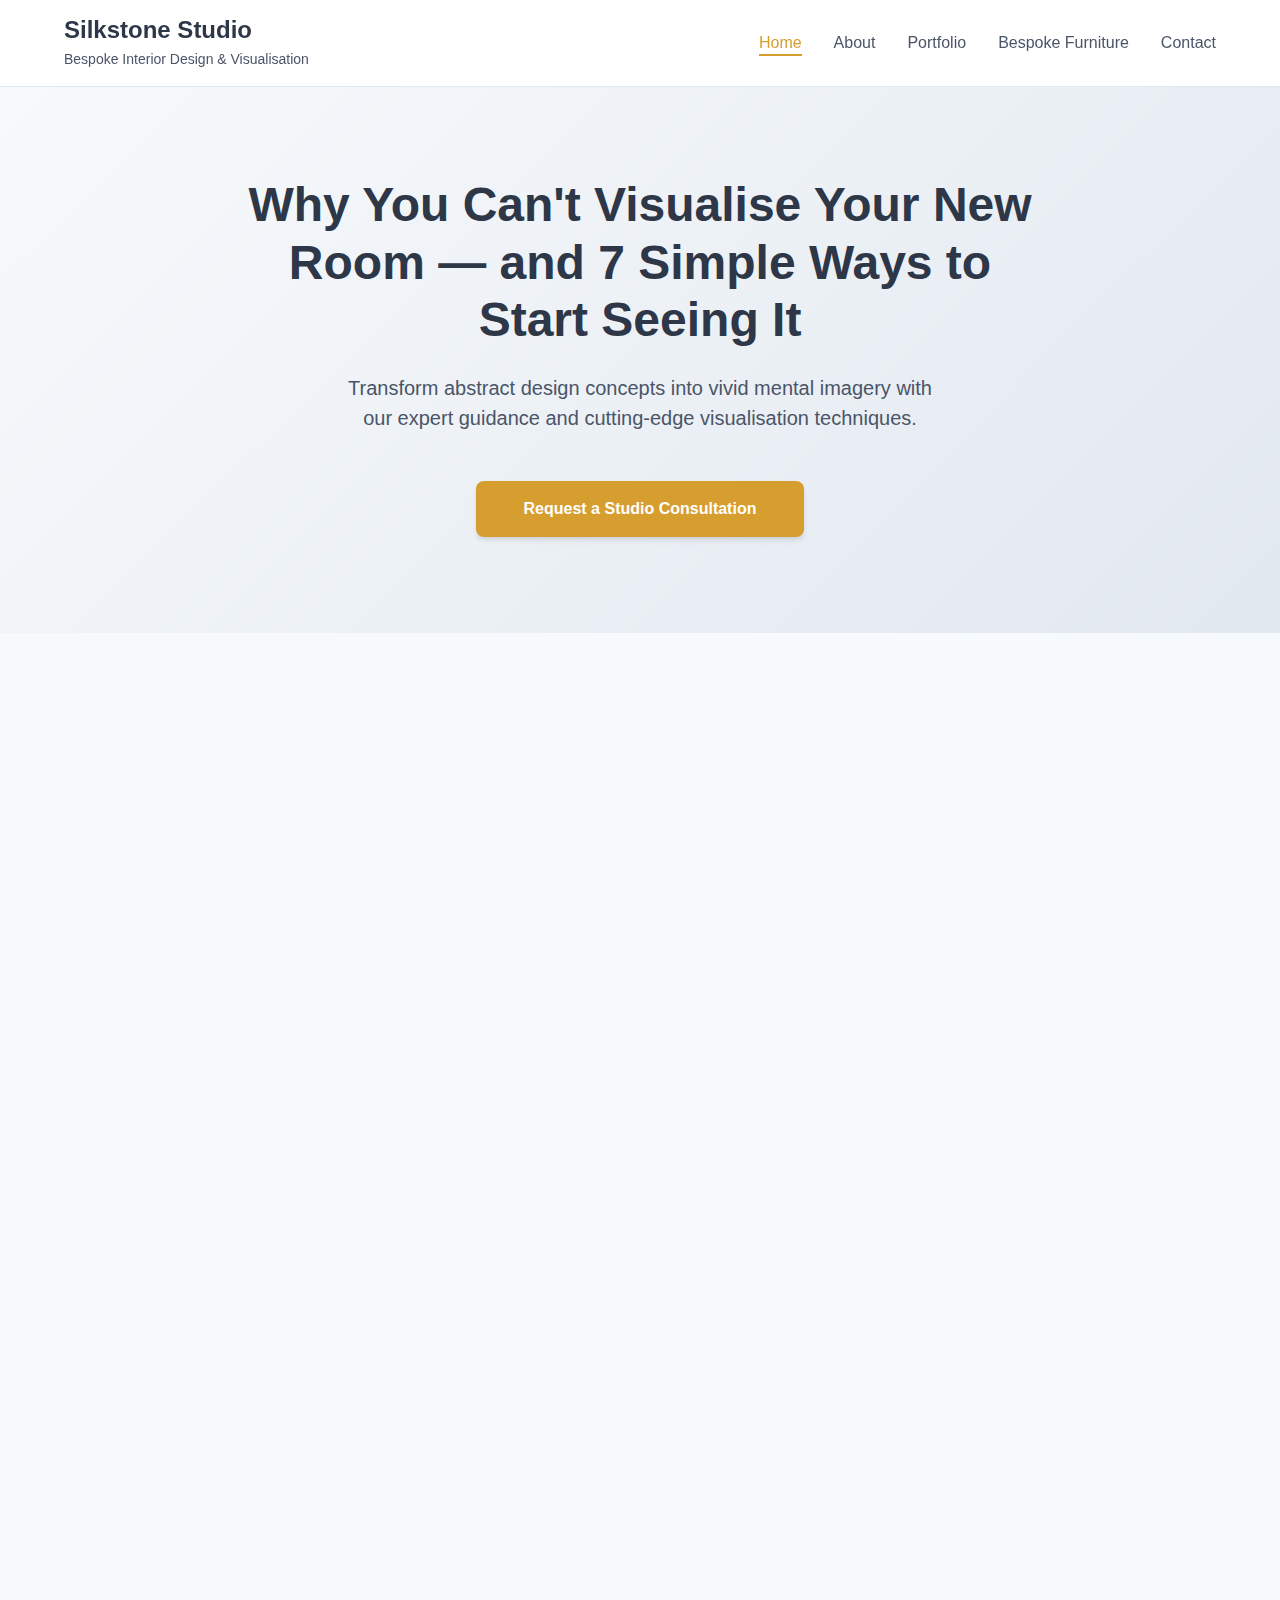
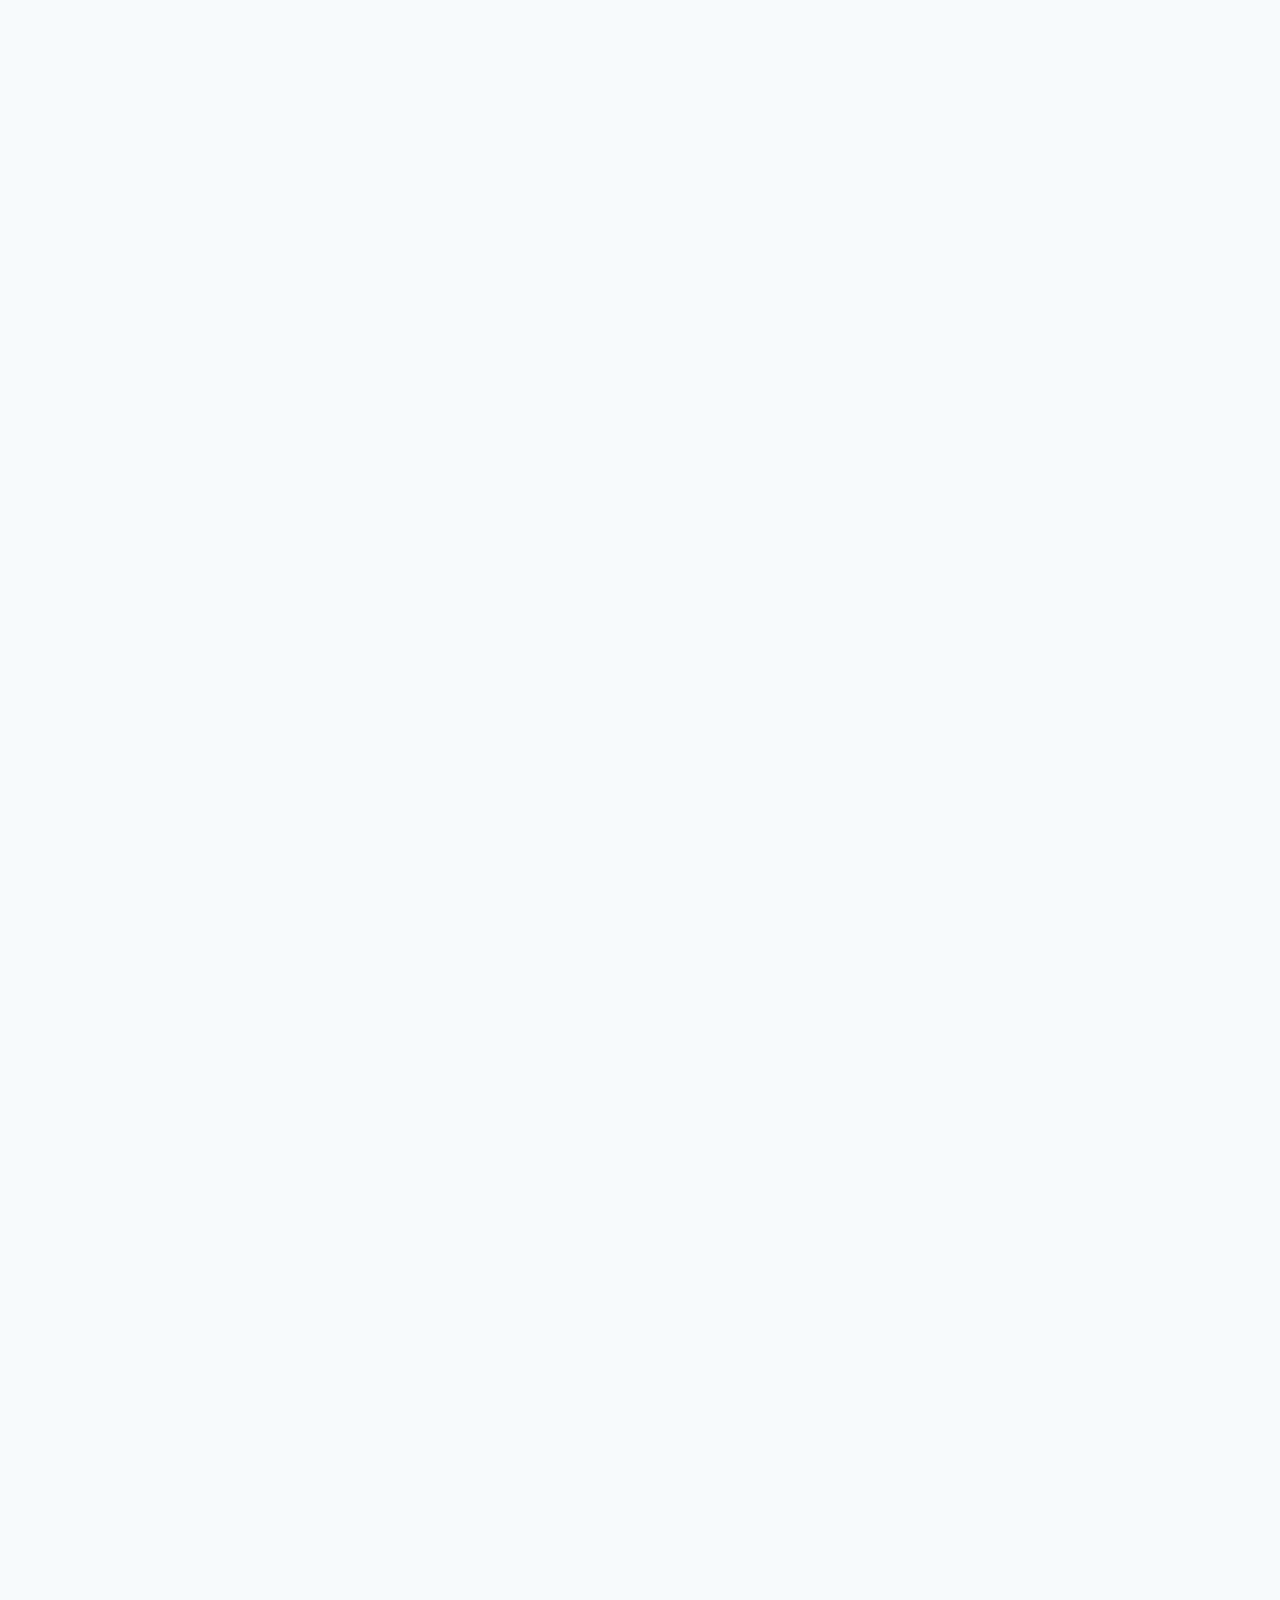
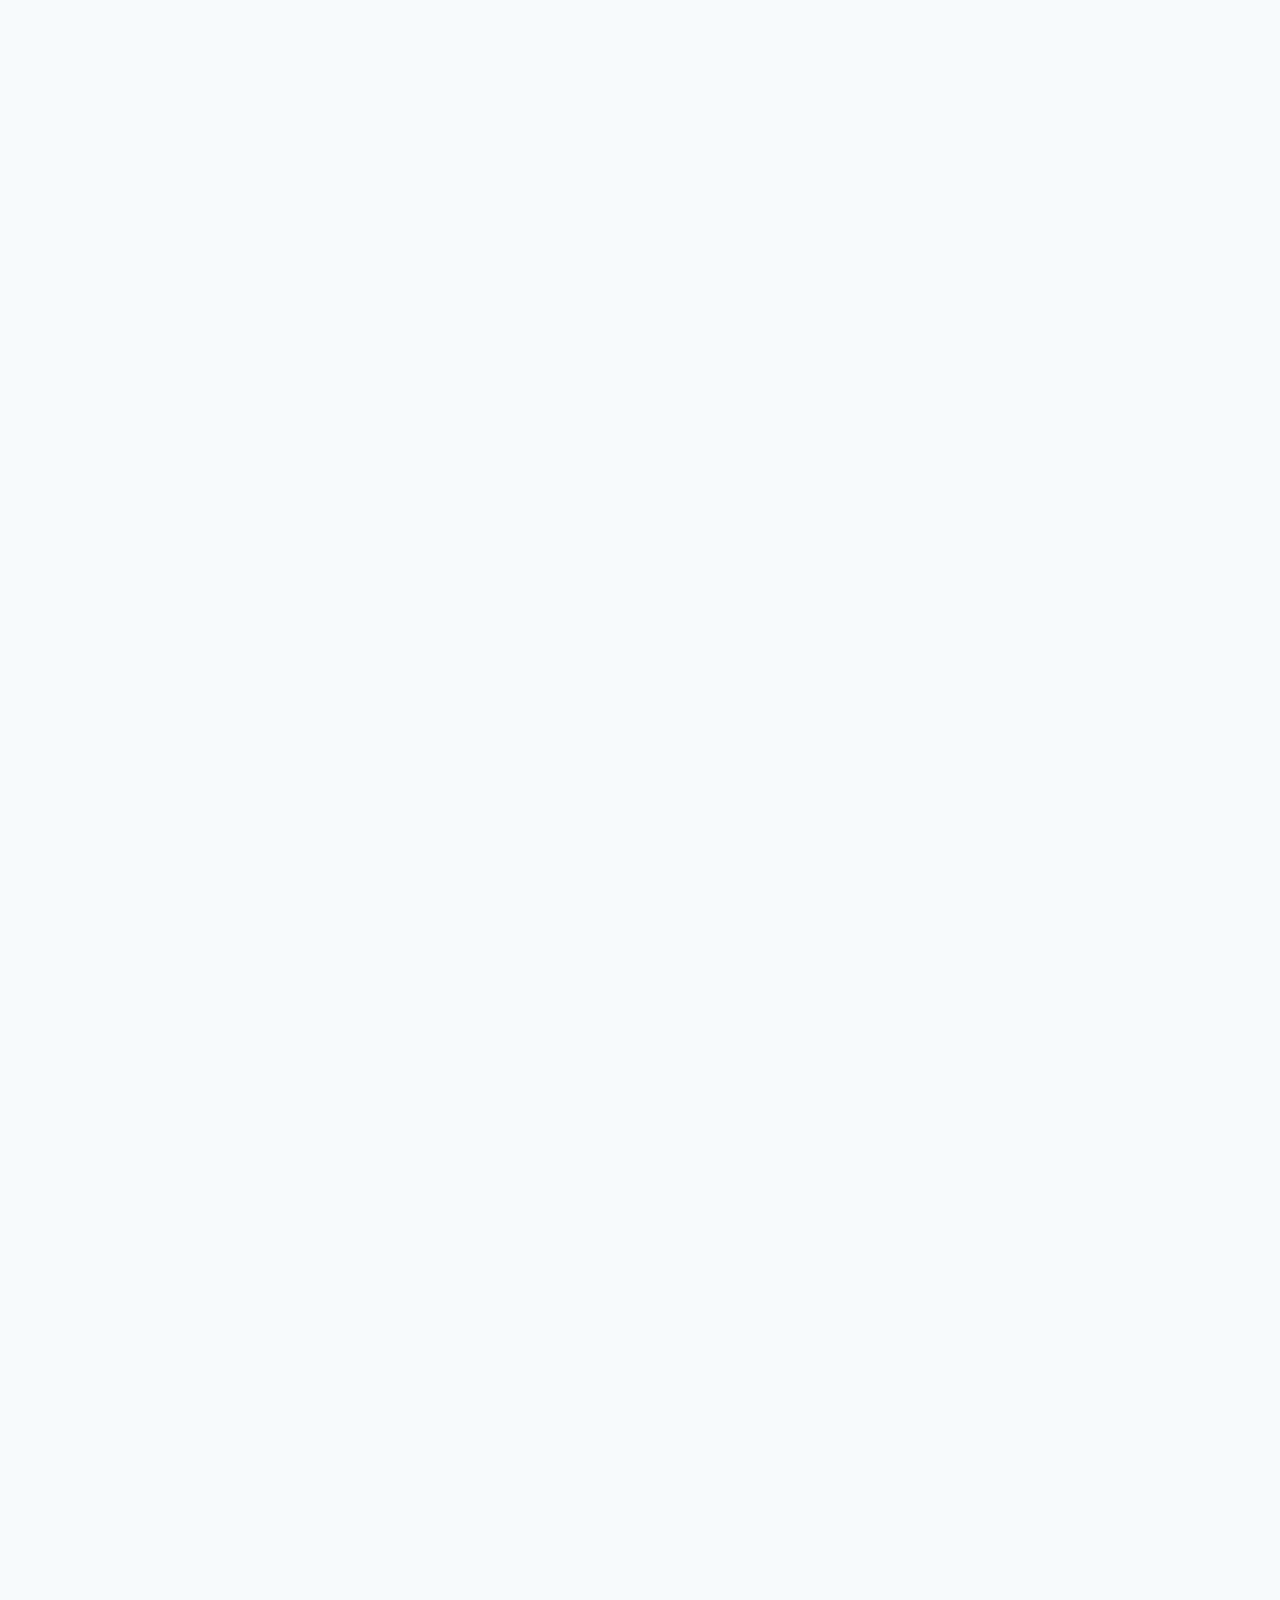
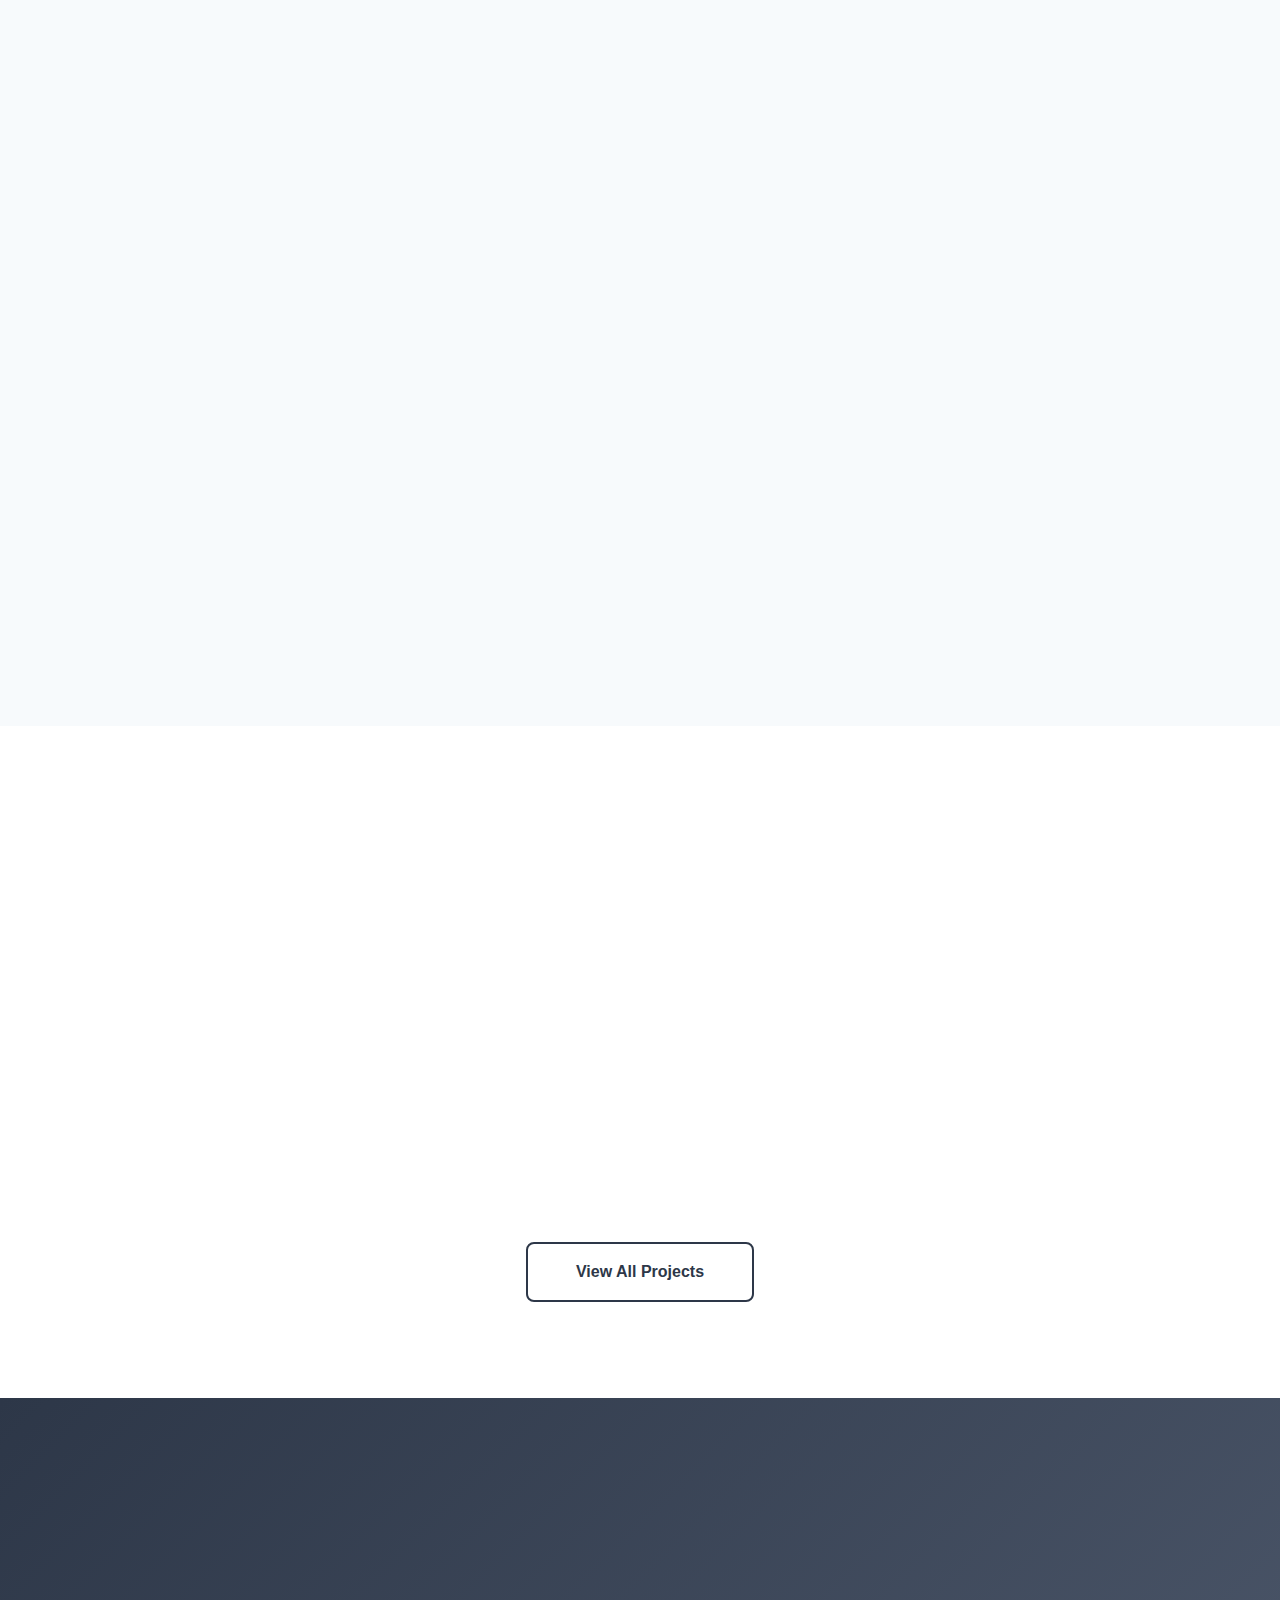
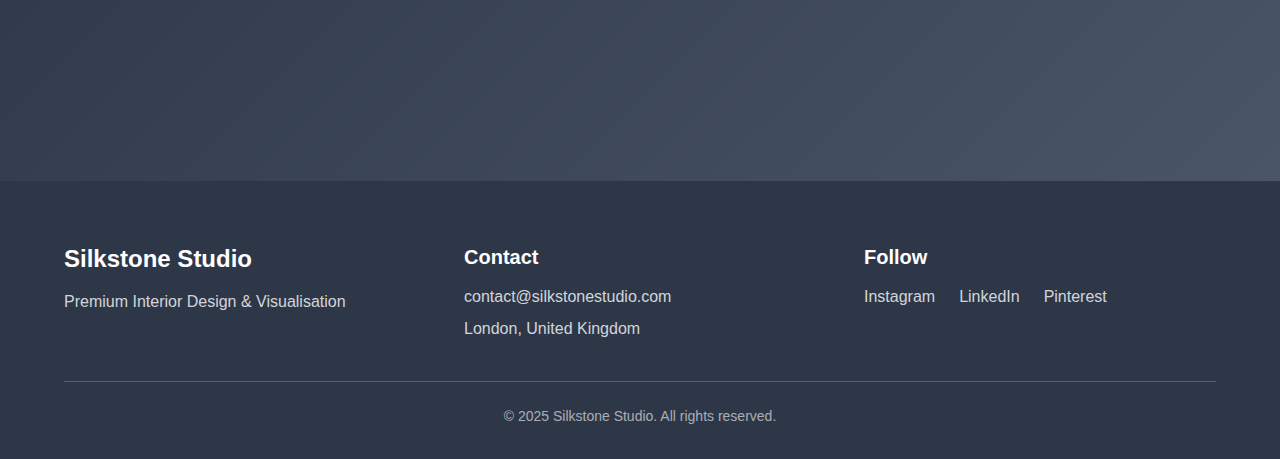
<file: index.html>
<!DOCTYPE html>
<html lang="en-GB">
<head>
    <meta charset="UTF-8">
    <meta name="viewport" content="width=device-width, initial-scale=1.0">
    <title>Silkstone Studio - Premium Interior Design London</title>
    <meta name="description" content="London's premier interior design studio specialising in high-end residential and commercial projects. Bespoke magazine-quality interiors, CGI visualisation, and custom furniture.">
    <meta property="og:title" content="Silkstone Studio - Premium Interior Design London">
    <meta property="og:description" content="London's premier interior design studio specialising in high-end residential and commercial projects.">
    <link rel="stylesheet" href="style.css">
</head>
<body>
    <header class="header">
        <div class="container">
            <div class="header-content">
                <div class="logo">
                    <h1>Silkstone Studio</h1>
                    <p class="tagline">Bespoke Interior Design & Visualisation</p>
                </div>
                <nav class="nav" role="navigation">
                    <button class="nav-toggle" aria-label="Toggle navigation">
                        <span></span>
                        <span></span>
                        <span></span>
                    </button>
                    <ul class="nav-menu" role="menubar">
                        <li role="none"><a href="index.html" role="menuitem" class="nav-link active">Home</a></li>
                        <li role="none"><a href="about.html" role="menuitem" class="nav-link">About</a></li>
                        <li role="none"><a href="portfolio.html" role="menuitem" class="nav-link">Portfolio</a></li>
                        <li role="none"><a href="bespoke-furniture.html" role="menuitem" class="nav-link">Bespoke Furniture</a></li>
                        <li role="none"><a href="contact.html" role="menuitem" class="nav-link">Contact</a></li>
                    </ul>
                </nav>
            </div>
        </div>
    </header>

    <main>
        <!-- Hero Section -->
        <section class="hero">
            <div class="container">
                <div class="hero-content animate-slide-up">
                    <h1>Why You Can't Visualise Your New Room — and 7 Simple Ways to Start Seeing It</h1>
                    <p class="hero-subtitle">Transform abstract design concepts into vivid mental imagery with our expert guidance and cutting-edge visualisation techniques.</p>
                    <a href="#contact" class="cta-button">Request a Studio Consultation</a>
                </div>
            </div>
        </section>

        <!-- Article Content -->
        <section class="article-section">
            <div class="container">
                <article class="article-container animate-fade-in">
                    <p>Visualizing a new room before it's built or redesigned is a challenge many homeowners face. Despite sketching ideas, browsing magazines, or even experimenting with online design tools, translating those concepts into a vivid mental image often feels impossible. This difficulty can stem from a variety of factors including cognitive overload, lack of spatial reasoning, or simply the overwhelming number of design choices available. Understanding why visualisation is tricky is the first step in overcoming it.</p>

                    <h2>Understanding the Mental Block</h2>
                    <p>One major reason you might struggle to visualise your new room is the sheer volume of possibilities. When faced with countless furniture styles, color palettes, and layout options, the mind can become paralyzed by choice. Cognitive overload prevents clear imagery from forming, leaving you unable to see the room in your mind's eye. Another factor is limited experience. If you haven't regularly engaged in interior design or spatial planning, your brain might lack the necessary references to create a detailed mental picture.</p>

                    <p>At this point, consulting professional design services can be immensely helpful. For instance, <a href="https://www.moleculedesigns.co.uk/">Molecule Designs</a> specializes in creating personalized interior solutions that guide clients through visualisation challenges. By offering 3D renderings and interactive walkthroughs, they help translate abstract ideas into tangible images, ensuring clients can see exactly how their new room will look. With their expertise, you gain not only clarity but also confidence in making design decisions, bridging the gap between imagination and reality.</p>

                    <h2>The Role of Spatial Awareness</h2>
                    <p>Spatial awareness is your ability to understand how objects relate to one another in a physical space. Individuals with strong spatial skills can easily manipulate mental images of furniture, fixtures, and room dimensions. If your spatial reasoning is underdeveloped, it can feel nearly impossible to visualise how a new room will appear once furnished and decorated. Lack of experience with real-world measurements exacerbates this difficulty, making it challenging to predict proportions and flow.</p>

                    <h2>Cognitive Load and Decision Fatigue</h2>
                    <p>Decision fatigue occurs when too many choices overwhelm the brain, reducing the quality of decisions made and impairing visualization skills. In the context of interior design, scrolling through countless online images, catalogs, and color swatches can quickly become exhausting. When the mind is overburdened, it struggles to form a cohesive picture, resulting in vague or incomplete mental images of your intended room.</p>

                    <h2>Emotional Factors Affecting Visualization</h2>
                    <p>Your emotional state also plays a critical role in your ability to visualize spaces. Stress, anxiety, or impatience can interfere with your imagination. If you feel pressured to finalize designs quickly, your brain may prioritize task completion over creative visualization, leading to a disconnect between your design intentions and your mental imagery.</p>

                    <h2>How Lighting and Environment Influence Perception</h2>
                    <p>Lighting in a room affects perception and the brain's ability to imagine the space accurately. Natural versus artificial light, shadows, and reflections all contribute to how you see colors and textures. Without considering lighting, even a well-conceived plan may appear different in reality than in your mind. Visiting spaces during various times of day or using augmented reality tools to simulate lighting can greatly enhance visualization accuracy.</p>

                    <h2>7 Simple Ways to Start Seeing Your New Room</h2>
                    
                    <h3>Create a Vision Board</h3>
                    <p>Collect images, textures, and colors that resonate with your design goals. Physically arranging these elements on a board allows your mind to form a clearer image of the final space.</p>

                    <h3>Use 3D Design Software</h3>
                    <p>Tools like room planners or virtual reality applications let you build a digital model. This interactive approach helps your brain convert abstract ideas into concrete visualizations.</p>

                    <h3>Measure and Sketch</h3>
                    <p>Take precise measurements of your room and sketch layouts on graph paper. Physical representations of space can make mental visualization easier.</p>

                    <h3>Experiment with Miniatures</h3>
                    <p>Scale models or furniture mock-ups allow you to see how items fit and interact. Moving pieces around physically can improve your understanding of proportions and flow.</p>

                    <h3>Break It Down</h3>
                    <p>Focus on one section of the room at a time. Visualize the wall color, then furniture, then accessories, instead of trying to picture the entire room simultaneously.</p>

                    <h3>Enhance Your Spatial Skills</h3>
                    <p>Engage in exercises like puzzle building, drawing, or even video games that require navigation of 3D spaces. Strengthening spatial reasoning translates directly to better room visualization.</p>

                    <h3>Leverage Professional Guidance</h3>
                    <p>Designers like Molecule Designs provide visual tools and expert advice that simplify the visualization process. They can offer photorealistic renderings and spatial recommendations, helping you see your room in a way that aligns with your taste and practical needs.</p>

                    <h2>Overcoming Fear of Mistakes</h2>
                    <p>A significant barrier to visualizing new spaces is fear of making the wrong choices. Many people hesitate to commit to color schemes, furniture, or layouts because they imagine potential regrets. Understanding that mistakes are part of the design process and exploring virtual or temporary solutions can reduce this fear and improve your mental imagery.</p>

                    <h2>Sensory Engagement Techniques</h2>
                    <p>Incorporating sensory input can strengthen visualization. Imagine walking into your new room, feeling the textures of fabrics, smelling the scents, and hearing the sounds associated with the space. Engaging multiple senses makes your mental image richer and more accurate.</p>

                    <h2>Mind Mapping Your Design Ideas</h2>
                    <p>Mind mapping helps organize design thoughts and stimulates visualization. Start with a central concept for your room, then branch out into colors, furniture, lighting, and décor. Seeing the relationships visually on paper can clarify your mental image.</p>

                    <h2>Color and Texture Visualization</h2>
                    <p>Colors and textures dramatically affect how you perceive space. To visualize effectively, create small samples of paint, fabrics, and wallpapers. Compare them in natural lighting and place them together to predict the overall aesthetic. This approach helps bridge the gap between abstract ideas and tangible design.</p>

                    <h2>Furniture Arrangement Strategies</h2>
                    <p>Experimenting with virtual furniture placement tools can improve your ability to see potential layouts. Focus on traffic flow, focal points, and spacing. Trying multiple configurations digitally or in small-scale mock-ups helps solidify your mental image of the room.</p>

                    <h2>Psychological Benefits of Visualization</h2>
                    <p>Strong visualization skills reduce decision fatigue and increase satisfaction with design choices. Being able to see your room before committing reduces the likelihood of regret and enhances confidence. It also improves collaboration with designers and contractors, as you can communicate your vision more clearly.</p>

                    <h2>Integrating Personal Style</h2>
                    <p>Your personal style is integral to how you visualize a space. Collect inspirations that reflect your preferences and analyze what makes them appealing. The process of identifying themes and motifs strengthens your ability to picture a cohesive room that feels authentically yours.</p>

                    <h2>Leveraging Technology for Realistic Visualization</h2>
                    <p>Augmented reality (AR) apps and 3D room planning software are invaluable for visualizing new spaces. These tools allow you to place virtual furniture, adjust lighting, and test color schemes in real time, providing an immersive preview of your final design. The visual feedback from these technologies reinforces your mental imagery and guides better decisions.</p>

                    <h2>Step-by-Step Room Visualization Plan</h2>
                    <ul>
                        <li><strong>Start with Measurements</strong> – Capture dimensions accurately to create a reliable framework.</li>
                        <li><strong>Define the Function</strong> – Determine the room's purpose to guide design choices.</li>
                        <li><strong>Select a Color Palette</strong> – Choose primary and accent colors to maintain cohesion.</li>
                        <li><strong>Plan Furniture Layout</strong> – Visualize the placement of major items using sketches or software.</li>
                        <li><strong>Add Textures and Materials</strong> – Include fabrics, finishes, and accessories to enrich the mental image.</li>
                        <li><strong>Simulate Lighting</strong> – Test how different light sources affect color perception and mood.</li>
                        <li><strong>Refine with Iteration</strong> – Make adjustments using digital models or professional input until satisfied.</li>
                    </ul>

                    <h2>Common Pitfalls to Avoid</h2>
                    <ul>
                        <li>Overloading your mind with too many ideas at once.</li>
                        <li>Ignoring scale and proportion, leading to unrealistic expectations.</li>
                        <li>Failing to account for natural lighting and shadows.</li>
                        <li>Neglecting personal style in favor of trends.</li>
                    </ul>

                    <h2>Conclusion</h2>
                    <p>Visualizing a new room is a skill that combines spatial reasoning, creativity, and strategic planning. By understanding the factors that hinder visualization and employing practical techniques like mind mapping, 3D modeling, and sensory engagement, you can transform abstract concepts into clear mental images. Professionals such as Molecule Designs play a crucial role in bridging imagination and reality, offering tailored solutions that help clients confidently see and create their ideal spaces. Through structured approaches and the use of technology, anyone can overcome visualization challenges and embark on a more informed and satisfying design journey.</p>
                </article>
            </div>
        </section>

        <!-- Portfolio Preview -->
        <section class="portfolio-preview">
            <div class="container">
                <h2 class="section-title animate-fade-in">Featured Projects</h2>
                <div class="preview-grid">
                    <div class="preview-card animate-fade-in">
                        <div class="card-gradient"></div>
                        <h3>Mayfair Penthouse</h3>
                        <p>Contemporary luxury with bespoke joinery</p>
                    </div>
                    <div class="preview-card animate-fade-in">
                        <div class="card-gradient"></div>
                        <h3>Chelsea Townhouse</h3>
                        <p>Period restoration with modern elegance</p>
                    </div>
                    <div class="preview-card animate-fade-in">
                        <div class="card-gradient"></div>
                        <h3>Canary Wharf Office</h3>
                        <p>Executive workspace design</p>
                    </div>
                    <div class="preview-card animate-fade-in">
                        <div class="card-gradient"></div>
                        <h3>Kensington Residence</h3>
                        <p>Family home with custom furniture</p>
                    </div>
                </div>
                <div class="text-center">
                    <a href="portfolio.html" class="secondary-button">View All Projects</a>
                </div>
            </div>
        </section>

        <!-- Final CTA -->
        <section class="final-cta" id="contact">
            <div class="container">
                <div class="cta-content animate-fade-in">
                    <h2>Ready to Transform Your Space?</h2>
                    <p>Contact our studio to discuss your vision and discover how we can bring it to life.</p>
                    <a href="mailto:contact@silkstonestudio.com" class="cta-button">contact@silkstonestudio.com</a>
                </div>
            </div>
        </section>
    </main>

    <footer class="footer">
        <div class="container">
            <div class="footer-content">
                <div class="footer-section">
                    <h3>Silkstone Studio</h3>
                    <p>Premium Interior Design & Visualisation</p>
                </div>
                <div class="footer-section">
                    <h4>Contact</h4>
                    <p><a href="mailto:contact@silkstonestudio.com">contact@silkstonestudio.com</a></p>
                    <p>London, United Kingdom</p>
                </div>
                <div class="footer-section">
                    <h4>Follow</h4>
                    <div class="social-links">
                        <a href="#" aria-label="Instagram">Instagram</a>
                        <a href="#" aria-label="LinkedIn">LinkedIn</a>
                        <a href="#" aria-label="Pinterest">Pinterest</a>
                    </div>
                </div>
            </div>
            <div class="footer-bottom">
                <p>&copy; 2025 Silkstone Studio. All rights reserved.</p>
            </div>
        </div>
    </footer>

    <script src="script.js"></script>
</body>
</html>
</file>
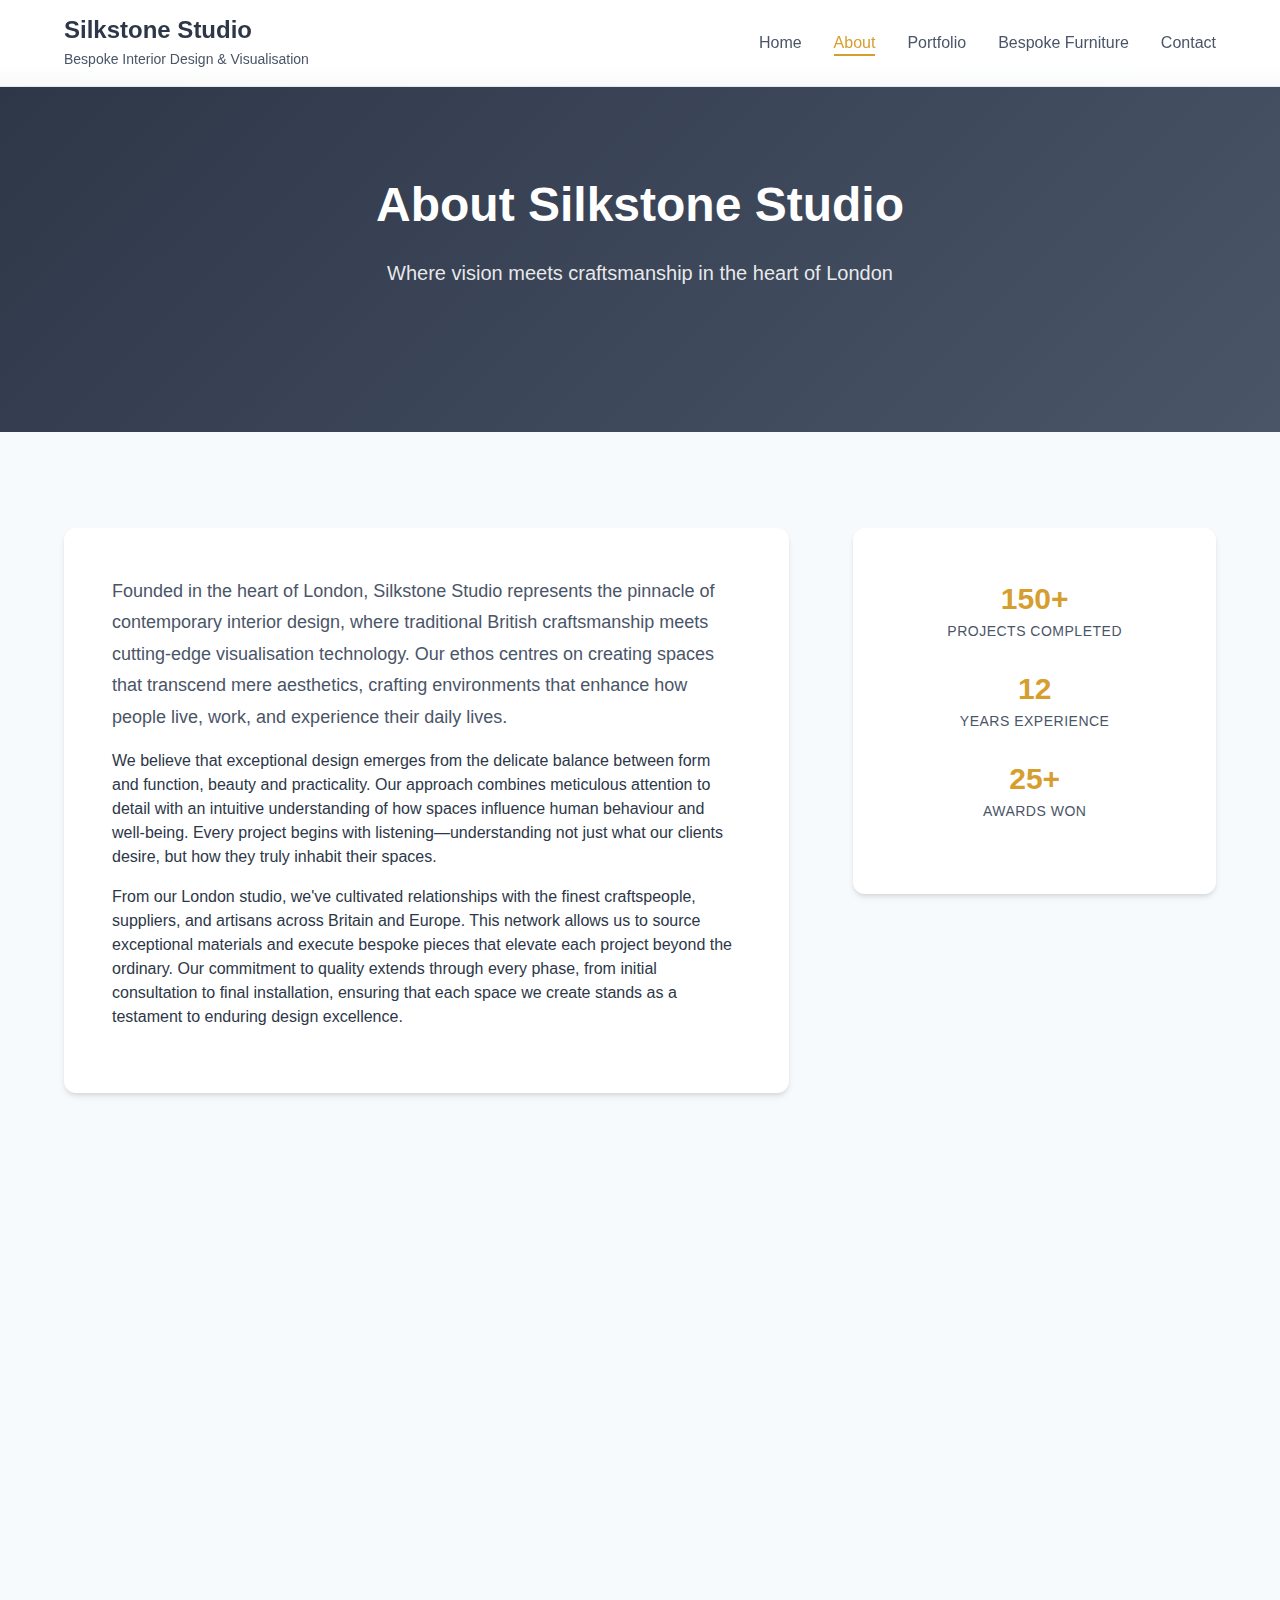
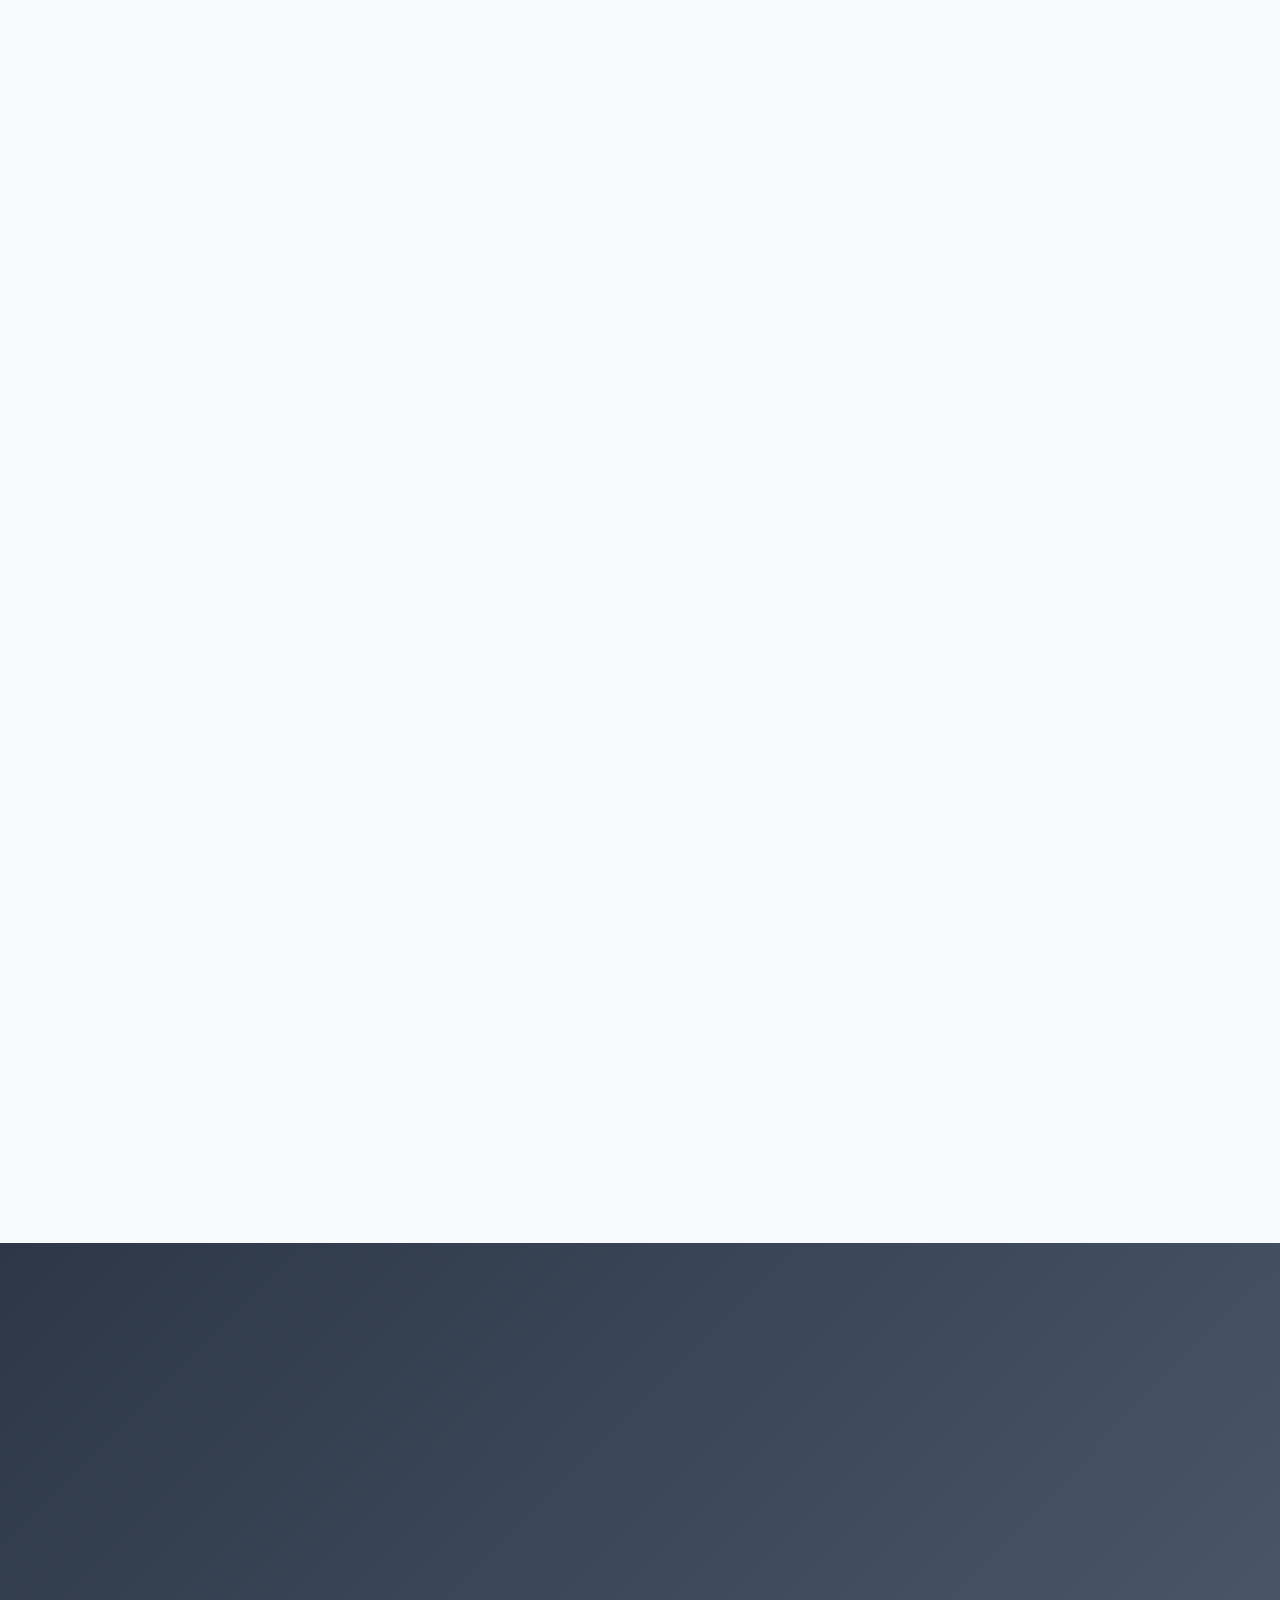
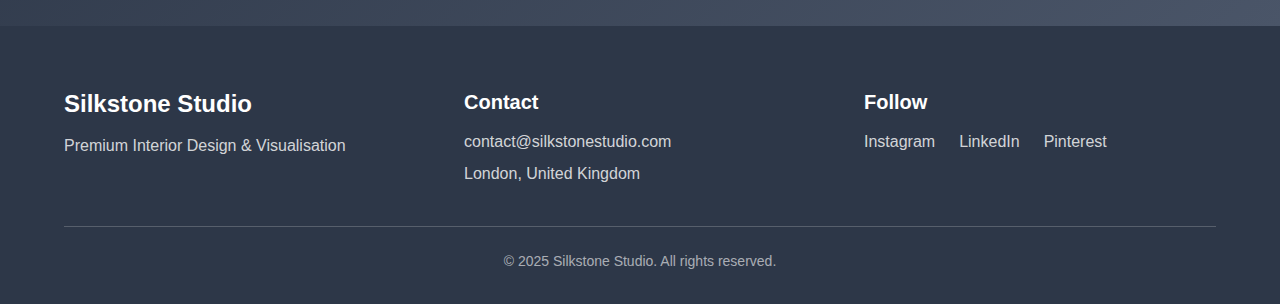
<file: about.html>
<!DOCTYPE html>
<html lang="en-GB">
<head>
    <meta charset="UTF-8">
    <meta name="viewport" content="width=device-width, initial-scale=1.0">
    <title>About - Silkstone Studio</title>
    <meta name="description" content="Learn about Silkstone Studio's approach to luxury interior design. Our London-based team creates bespoke, magazine-quality interiors with cutting-edge visualisation.">
    <meta property="og:title" content="About - Silkstone Studio">
    <meta property="og:description" content="Learn about Silkstone Studio's approach to luxury interior design.">
    <link rel="stylesheet" href="style.css">
</head>
<body>
    <header class="header">
        <div class="container">
            <div class="header-content">
                <div class="logo">
                    <h1><a href="index.html">Silkstone Studio</a></h1>
                    <p class="tagline">Bespoke Interior Design & Visualisation</p>
                </div>
                <nav class="nav" role="navigation">
                    <button class="nav-toggle" aria-label="Toggle navigation">
                        <span></span>
                        <span></span>
                        <span></span>
                    </button>
                    <ul class="nav-menu" role="menubar">
                        <li role="none"><a href="index.html" role="menuitem" class="nav-link">Home</a></li>
                        <li role="none"><a href="about.html" role="menuitem" class="nav-link active">About</a></li>
                        <li role="none"><a href="portfolio.html" role="menuitem" class="nav-link">Portfolio</a></li>
                        <li role="none"><a href="bespoke-furniture.html" role="menuitem" class="nav-link">Bespoke Furniture</a></li>
                        <li role="none"><a href="contact.html" role="menuitem" class="nav-link">Contact</a></li>
                    </ul>
                </nav>
            </div>
        </div>
    </header>

    <main>
        <section class="page-hero">
            <div class="container">
                <div class="hero-content animate-slide-up">
                    <h1>About Silkstone Studio</h1>
                    <p class="hero-subtitle">Where vision meets craftsmanship in the heart of London</p>
                </div>
            </div>
        </section>

        <section class="about-content">
            <div class="container">
                <div class="about-intro animate-fade-in">
                    <div class="content-columns">
                        <div class="column-large">
                            <p class="lead">Founded in the heart of London, Silkstone Studio represents the pinnacle of contemporary interior design, where traditional British craftsmanship meets cutting-edge visualisation technology. Our ethos centres on creating spaces that transcend mere aesthetics, crafting environments that enhance how people live, work, and experience their daily lives.</p>
                            
                            <p>We believe that exceptional design emerges from the delicate balance between form and function, beauty and practicality. Our approach combines meticulous attention to detail with an intuitive understanding of how spaces influence human behaviour and well-being. Every project begins with listening—understanding not just what our clients desire, but how they truly inhabit their spaces.</p>

                            <p>From our London studio, we've cultivated relationships with the finest craftspeople, suppliers, and artisans across Britain and Europe. This network allows us to source exceptional materials and execute bespoke pieces that elevate each project beyond the ordinary. Our commitment to quality extends through every phase, from initial consultation to final installation, ensuring that each space we create stands as a testament to enduring design excellence.</p>
                        </div>
                        <div class="column-small">
                            <div class="stats-box animate-fade-in">
                                <div class="stat">
                                    <span class="stat-number">150+</span>
                                    <span class="stat-label">Projects Completed</span>
                                </div>
                                <div class="stat">
                                    <span class="stat-number">12</span>
                                    <span class="stat-label">Years Experience</span>
                                </div>
                                <div class="stat">
                                    <span class="stat-number">25+</span>
                                    <span class="stat-label">Awards Won</span>
                                </div>
                            </div>
                        </div>
                    </div>
                </div>

                <div class="values-section">
                    <h2 class="section-title animate-fade-in">Our Core Values</h2>
                    <div class="values-grid">
                        <div class="value-card animate-fade-in">
                            <div class="card-icon">
                                <div class="icon-circle">BC</div>
                            </div>
                            <h3>Bespoke Craftsmanship</h3>
                            <p>Every element is meticulously designed and crafted to your exact specifications. We collaborate with master craftspeople to create unique pieces that reflect your personal style and enhance your lifestyle.</p>
                        </div>
                        <div class="value-card animate-fade-in">
                            <div class="card-icon">
                                <div class="icon-circle">HV</div>
                            </div>
                            <h3>High-Fidelity Visualisation</h3>
                            <p>Our advanced CGI and 360° panoramic technology allows you to experience your space before it's built. See every texture, shadow, and detail with photorealistic precision.</p>
                        </div>
                        <div class="value-card animate-fade-in">
                            <div class="card-icon">
                                <div class="icon-circle">PM</div>
                            </div>
                            <h3>End-to-End Project Management</h3>
                            <p>From concept to completion, we manage every aspect of your project. Our seamless process ensures exceptional results delivered on time and within budget.</p>
                        </div>
                    </div>
                </div>

                <div class="process-section">
                    <h2 class="section-title animate-fade-in">Our Design Process</h2>
                    <div class="process-timeline">
                        <div class="timeline-item animate-fade-in">
                            <div class="timeline-marker">1</div>
                            <div class="timeline-content">
                                <h3>Consultation</h3>
                                <p>Initial discussion to understand your vision, lifestyle, and project requirements.</p>
                            </div>
                        </div>
                        <div class="timeline-item animate-fade-in">
                            <div class="timeline-marker">2</div>
                            <div class="timeline-content">
                                <h3>Design</h3>
                                <p>Concept development, space planning, and detailed design specifications.</p>
                            </div>
                        </div>
                        <div class="timeline-item animate-fade-in">
                            <div class="timeline-marker">3</div>
                            <div class="timeline-content">
                                <h3>Visualisation</h3>
                                <p>Photorealistic CGI renderings and 360° virtual walkthroughs.</p>
                            </div>
                        </div>
                        <div class="timeline-item animate-fade-in">
                            <div class="timeline-marker">4</div>
                            <div class="timeline-content">
                                <h3>Build</h3>
                                <p>Project management and coordination with trusted craftspeople and suppliers.</p>
                            </div>
                        </div>
                        <div class="timeline-item animate-fade-in">
                            <div class="timeline-marker">5</div>
                            <div class="timeline-content">
                                <h3>Handover</h3>
                                <p>Final installation, styling, and project completion with ongoing support.</p>
                            </div>
                        </div>
                    </div>
                </div>
            </div>
        </section>

        <section class="cta-section">
            <div class="container">
                <div class="cta-content animate-fade-in">
                    <h2>Ready to Begin Your Project?</h2>
                    <p>Let's discuss how we can transform your space into something extraordinary.</p>
                    <a href="contact.html" class="cta-button">Start Your Journey</a>
                </div>
            </div>
        </section>
    </main>

    <footer class="footer">
        <div class="container">
            <div class="footer-content">
                <div class="footer-section">
                    <h3>Silkstone Studio</h3>
                    <p>Premium Interior Design & Visualisation</p>
                </div>
                <div class="footer-section">
                    <h4>Contact</h4>
                    <p><a href="mailto:contact@silkstonestudio.com">contact@silkstonestudio.com</a></p>
                    <p>London, United Kingdom</p>
                </div>
                <div class="footer-section">
                    <h4>Follow</h4>
                    <div class="social-links">
                        <a href="#" aria-label="Instagram">Instagram</a>
                        <a href="#" aria-label="LinkedIn">LinkedIn</a>
                        <a href="#" aria-label="Pinterest">Pinterest</a>
                    </div>
                </div>
            </div>
            <div class="footer-bottom">
                <p>&copy; 2025 Silkstone Studio. All rights reserved.</p>
            </div>
        </div>
    </footer>

    <script src="script.js"></script>
</body>
</html>
</file>
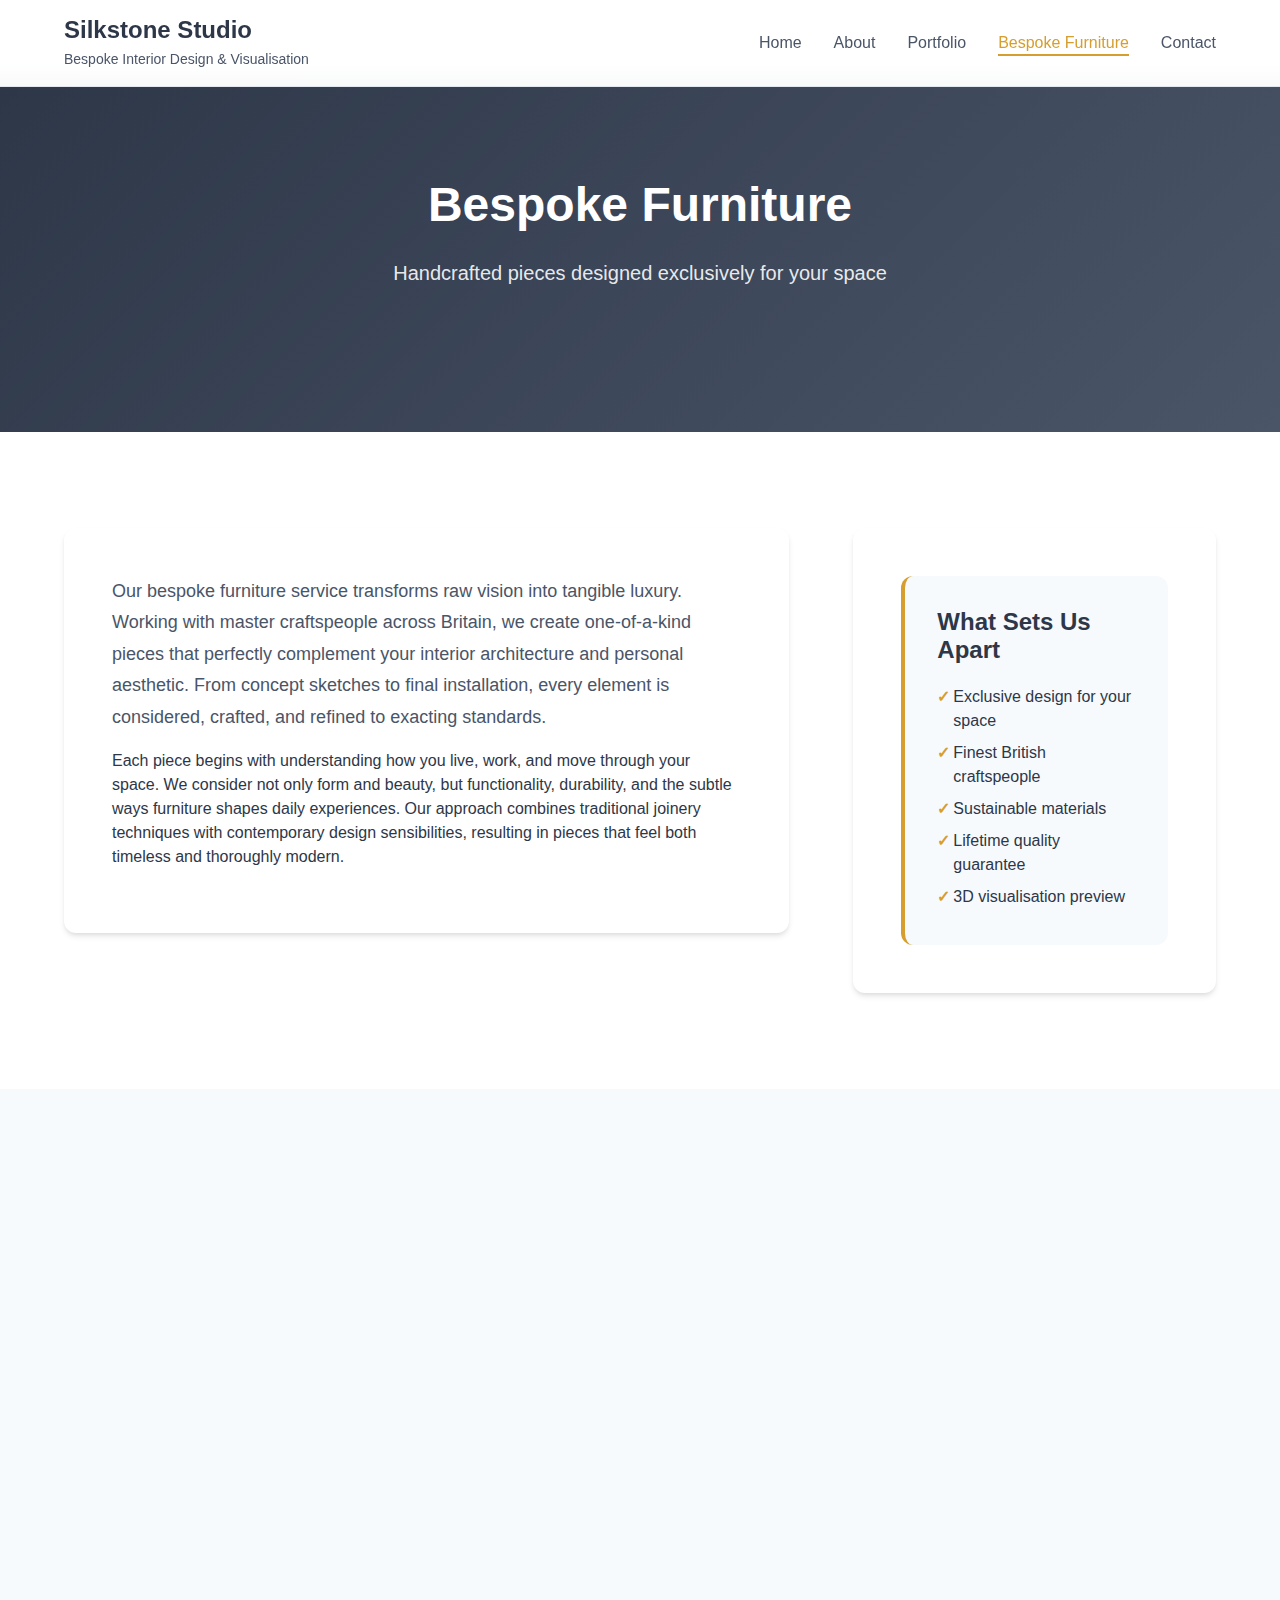
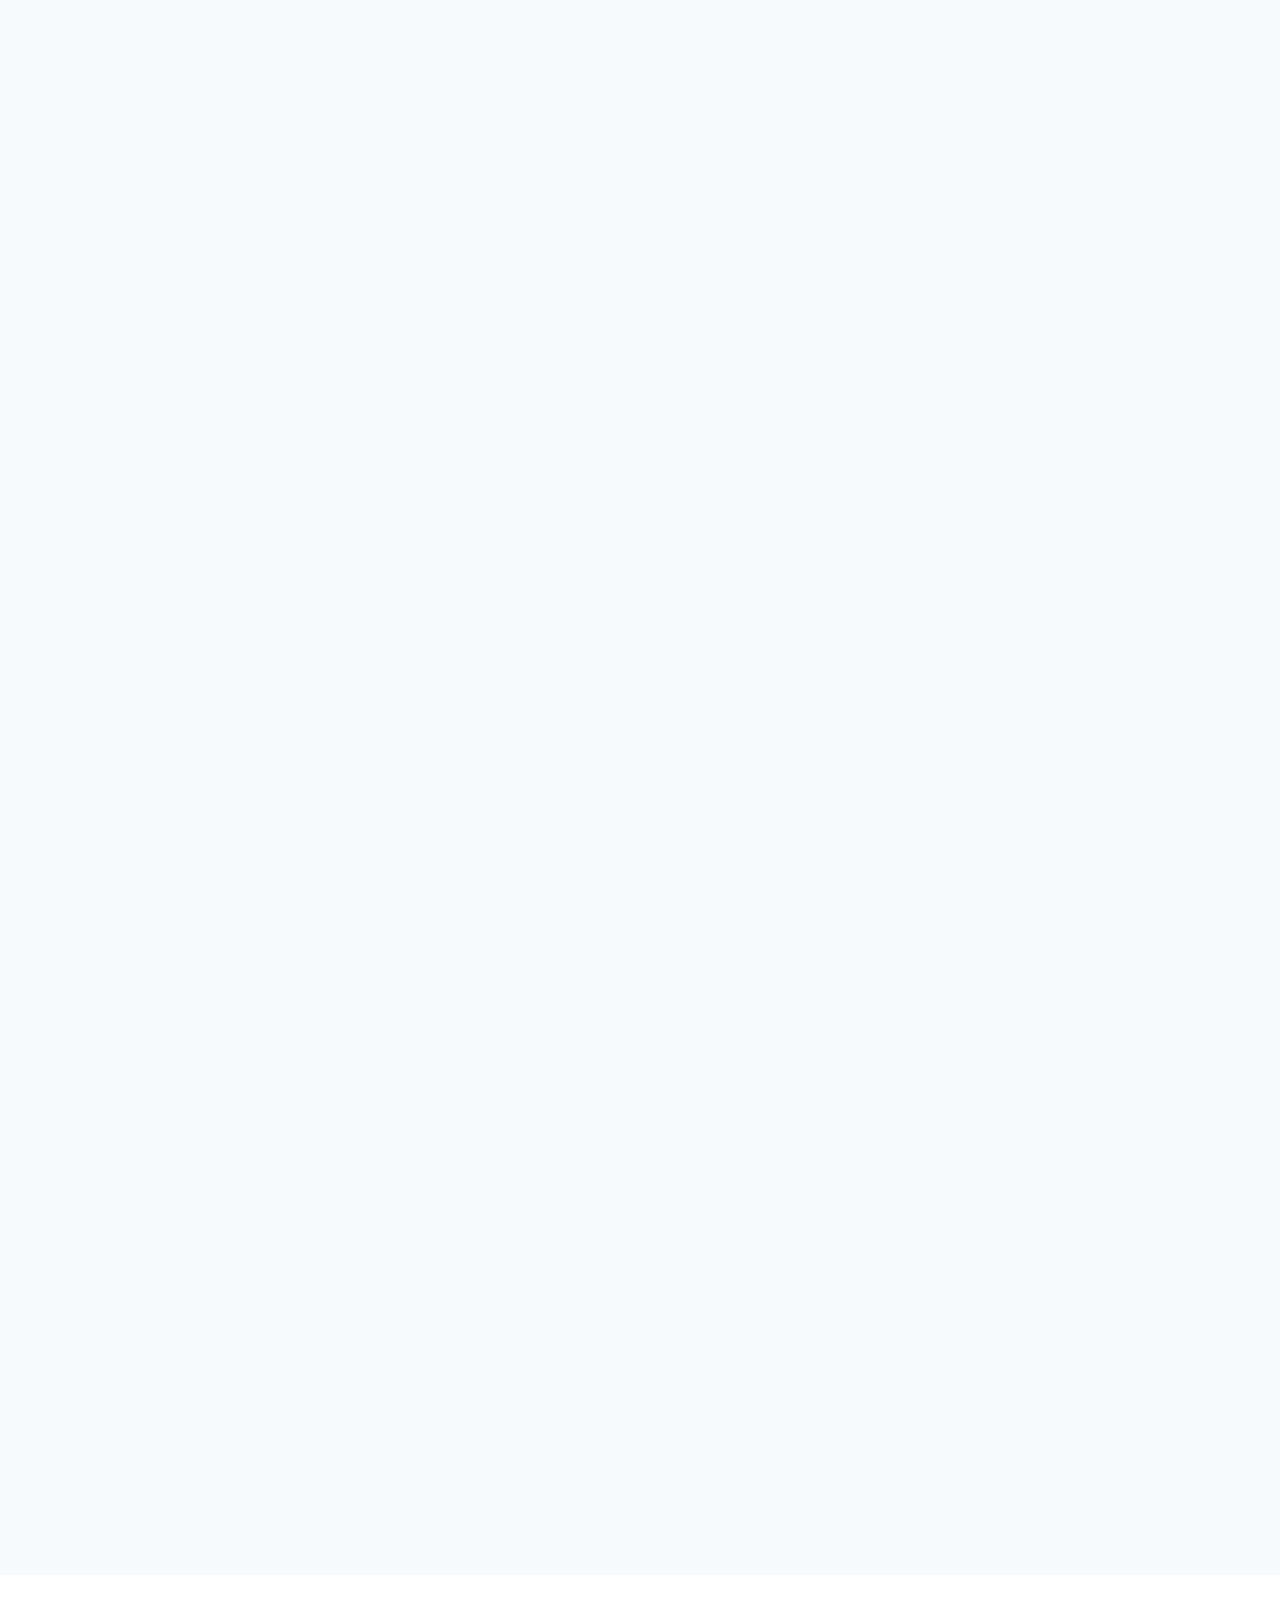
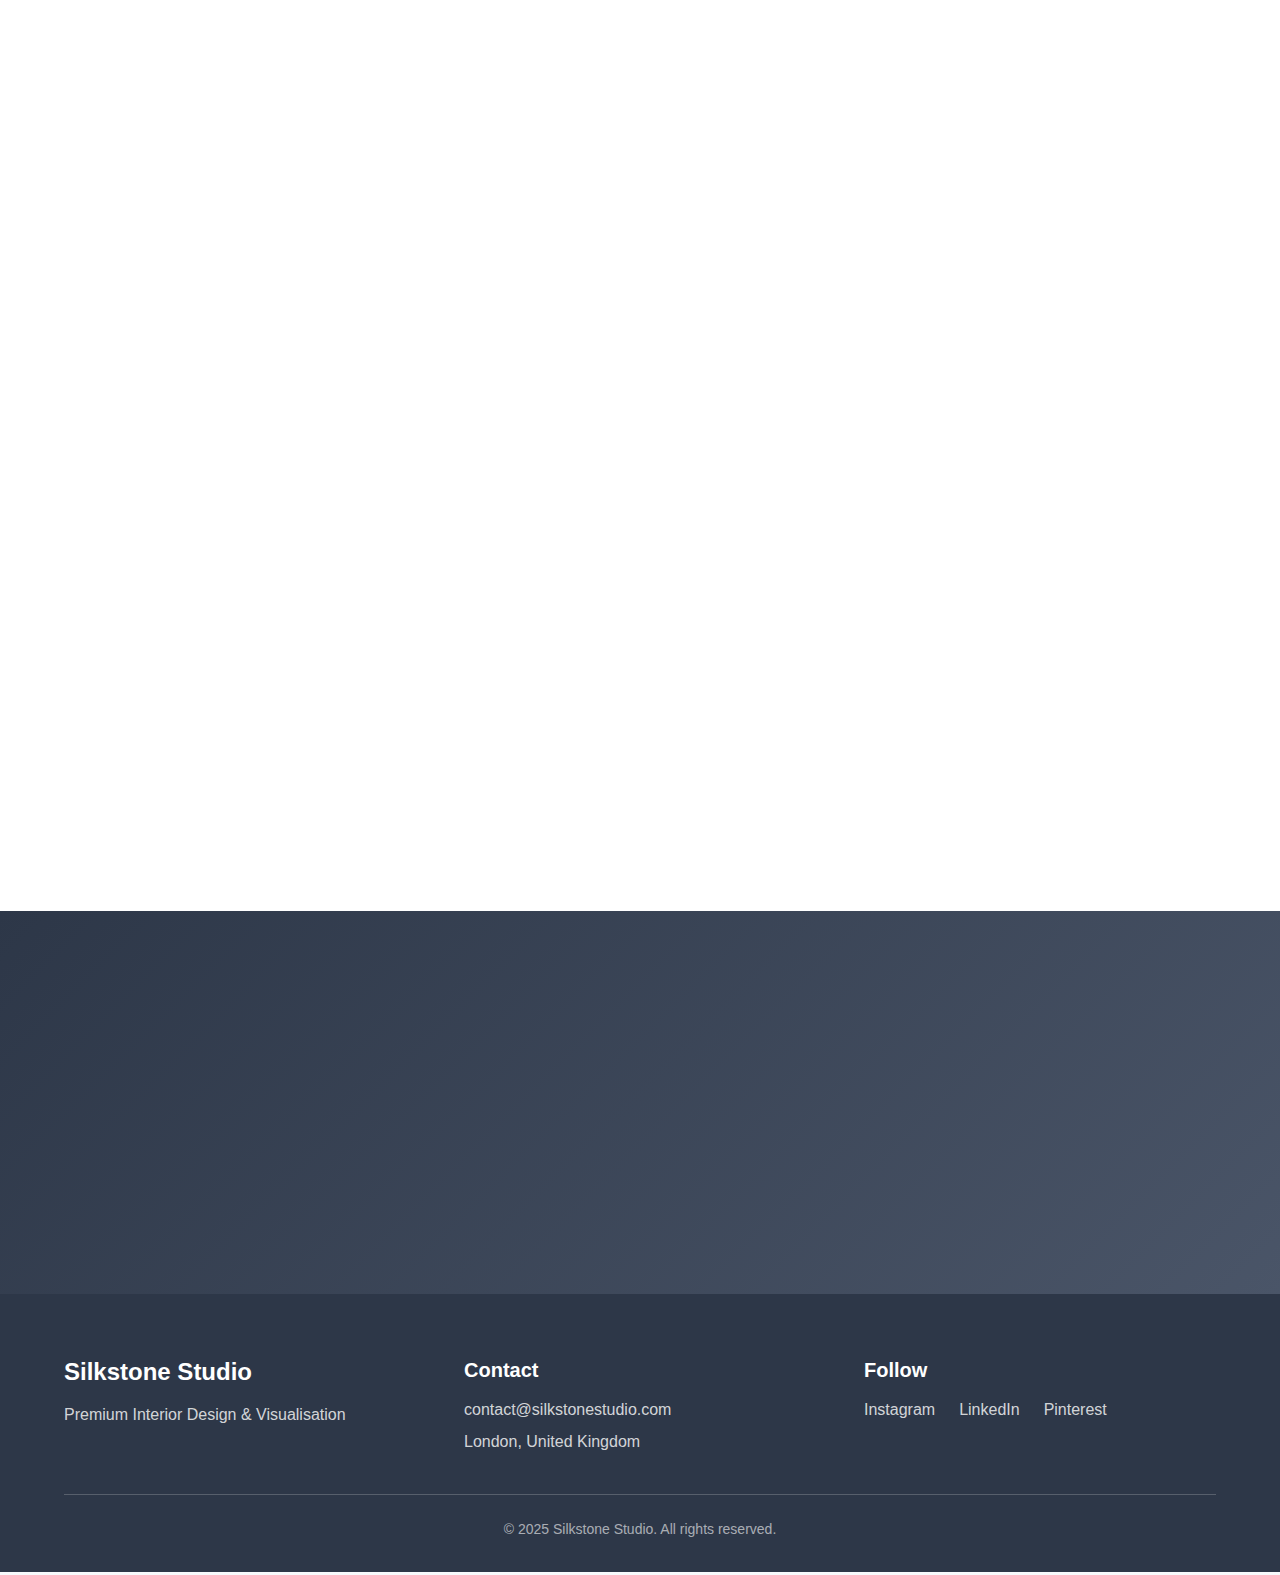
<file: bespoke-furniture.html>
<!DOCTYPE html>
<html lang="en-GB">
<head>
    <meta charset="UTF-8">
    <meta name="viewport" content="width=device-width, initial-scale=1.0">
    <title>Bespoke Furniture - Silkstone Studio</title>
    <meta name="description" content="Custom furniture design and creation by Silkstone Studio. Handcrafted pieces tailored to your space and lifestyle, using the finest materials and traditional techniques.">
    <meta property="og:title" content="Bespoke Furniture - Silkstone Studio">
    <meta property="og:description" content="Custom furniture design and creation by Silkstone Studio.">
    <link rel="stylesheet" href="style.css">
</head>
<body>
    <header class="header">
        <div class="container">
            <div class="header-content">
                <div class="logo">
                    <h1><a href="index.html">Silkstone Studio</a></h1>
                    <p class="tagline">Bespoke Interior Design & Visualisation</p>
                </div>
                <nav class="nav" role="navigation">
                    <button class="nav-toggle" aria-label="Toggle navigation">
                        <span></span>
                        <span></span>
                        <span></span>
                    </button>
                    <ul class="nav-menu" role="menubar">
                        <li role="none"><a href="index.html" role="menuitem" class="nav-link">Home</a></li>
                        <li role="none"><a href="about.html" role="menuitem" class="nav-link">About</a></li>
                        <li role="none"><a href="portfolio.html" role="menuitem" class="nav-link">Portfolio</a></li>
                        <li role="none"><a href="bespoke-furniture.html" role="menuitem" class="nav-link active">Bespoke Furniture</a></li>
                        <li role="none"><a href="contact.html" role="menuitem" class="nav-link">Contact</a></li>
                    </ul>
                </nav>
            </div>
        </div>
    </header>

    <main>
        <section class="page-hero">
            <div class="container">
                <div class="hero-content animate-slide-up">
                    <h1>Bespoke Furniture</h1>
                    <p class="hero-subtitle">Handcrafted pieces designed exclusively for your space</p>
                </div>
            </div>
        </section>

        <section class="furniture-intro">
            <div class="container">
                <div class="content-columns animate-fade-in">
                    <div class="column-large">
                        <p class="lead">Our bespoke furniture service transforms raw vision into tangible luxury. Working with master craftspeople across Britain, we create one-of-a-kind pieces that perfectly complement your interior architecture and personal aesthetic. From concept sketches to final installation, every element is considered, crafted, and refined to exacting standards.</p>
                        <p>Each piece begins with understanding how you live, work, and move through your space. We consider not only form and beauty, but functionality, durability, and the subtle ways furniture shapes daily experiences. Our approach combines traditional joinery techniques with contemporary design sensibilities, resulting in pieces that feel both timeless and thoroughly modern.</p>
                    </div>
                    <div class="column-small">
                        <div class="highlight-box">
                            <h3>What Sets Us Apart</h3>
                            <ul>
                                <li>Exclusive design for your space</li>
                                <li>Finest British craftspeople</li>
                                <li>Sustainable materials</li>
                                <li>Lifetime quality guarantee</li>
                                <li>3D visualisation preview</li>
                            </ul>
                        </div>
                    </div>
                </div>
            </div>
        </section>

        <section class="collections-section">
            <div class="container">
                <h2 class="section-title animate-fade-in">Our Collections</h2>
                <div class="collections-grid">
                    <div class="collection-card animate-fade-in">
                        <div class="card-gradient wood-gradient"></div>
                        <div class="card-content">
                            <h3>Heritage Collection</h3>
                            <p class="material-note">English Oak, Walnut, Cherry</p>
                            <p>Traditional joinery meets contemporary design. Featuring time-honoured techniques including hand-cut dovetails, mortise and tenon joints, and hand-finished surfaces. Each piece showcases the natural beauty of sustainably sourced British hardwoods.</p>
                            <div class="finish-options">
                                <span class="finish">Natural Oil</span>
                                <span class="finish">Waxed</span>
                                <span class="finish">French Polish</span>
                            </div>
                        </div>
                    </div>

                    <div class="collection-card animate-fade-in">
                        <div class="card-gradient metal-gradient"></div>
                        <div class="card-content">
                            <h3>Contemporary Collection</h3>
                            <p class="material-note">Steel, Brass, Glass, Resin</p>
                            <p>Clean lines and innovative materials define our contemporary range. Precision-engineered metalwork, specialist glass techniques, and cutting-edge composites create furniture that pushes boundaries while maintaining uncompromising quality.</p>
                            <div class="finish-options">
                                <span class="finish">Powder Coat</span>
                                <span class="finish">Brushed Metal</span>
                                <span class="finish">Patinated Brass</span>
                            </div>
                        </div>
                    </div>

                    <div class="collection-card animate-fade-in">
                        <div class="card-gradient fabric-gradient"></div>
                        <div class="card-content">
                            <h3>Upholstery Collection</h3>
                            <p class="material-note">Leather, Fabric, Performance Textiles</p>
                            <p>Comfort meets craftsmanship in our upholstered pieces. Working with premier leather suppliers and textile mills, we create seating that combines ergonomic excellence with luxurious materials and impeccable tailoring.</p>
                            <div class="finish-options">
                                <span class="finish">Full Grain Leather</span>
                                <span class="finish">Performance Fabric</span>
                                <span class="finish">Mohair</span>
                            </div>
                        </div>
                    </div>

                    <div class="collection-card animate-fade-in">
                        <div class="card-gradient stone-gradient"></div>
                        <div class="card-content">
                            <h3>Architectural Collection</h3>
                            <p class="material-note">Natural Stone, Concrete, Ceramics</p>
                            <p>Statement pieces that blur the line between furniture and architecture. Working with specialist stone masons and ceramic artists, we create sculptural elements that anchor spaces with dramatic presence and enduring beauty.</p>
                            <div class="finish-options">
                                <span class="finish">Honed Marble</span>
                                <span class="finish">Polished Granite</span>
                                <span class="finish">Glazed Ceramic</span>
                            </div>
                        </div>
                    </div>
                </div>
            </div>
        </section>

        <section class="case-studies">
            <div class="container">
                <h2 class="section-title animate-fade-in">Case Studies</h2>
                <div class="case-study-grid">
                    <div class="case-study animate-fade-in">
                        <div class="case-study-content">
                            <h3>The Mayfair Library</h3>
                            <p class="case-location">Mayfair Penthouse Project</p>
                            <p>When our clients requested a library that could house their extensive collection while maintaining the apartment's contemporary aesthetic, we designed a floor-to-ceiling walnut shelving system with integrated LED lighting and concealed storage. The joinery includes hand-cut details that reference classic library design while incorporating modern functionality including climate-controlled sections for rare books. Hidden behind seamless panels, we integrated a complete sound system and charging stations for modern devices. The walnut was sustainably sourced from a single tree, ensuring grain continuity throughout the 12-foot expanse. Traditional French polishing techniques were employed to achieve a lustrous finish that deepens with age, while brass accents add warmth and reflect the apartment's overall material palette.</p>
                        </div>
                    </div>
                    <div class="case-study animate-fade-in">
                        <div class="case-study-content">
                            <h3>The Chelsea Kitchen Island</h3>
                            <p class="case-location">Chelsea Townhouse Project</p>
                            <p>The heart of this family home required a kitchen island that could serve multiple functions: daily meal preparation, homework station, and entertaining hub. We crafted a bespoke piece from reclaimed English elm, featuring a waterfall edge and integrated seating. The design incorporates hidden power outlets, built-in storage for both cooking implements and children's supplies, and a marble inlay for pastry work. The elm was salvaged from a 19th-century barn in the Cotswolds, carrying forward the home's connection to British heritage. Custom bronze hardware was cast specifically for this piece, featuring a patina that complements the period features throughout the house. Soft-close mechanisms ensure quiet operation, essential in the open-plan layout. The piece serves as both functional furniture and sculptural centrepiece, demonstrating how bespoke design can elevate everyday activities into moments of beauty.</p>
                        </div>
                    </div>
                </div>
            </div>
        </section>

        <section class="brochure-section">
            <div class="container">
                <div class="brochure-content animate-fade-in">
                    <div class="content-columns">
                        <div class="column-large">
                            <h2>Request Our Furniture Brochure</h2>
                            <p>Discover the full range of our bespoke furniture capabilities. Our comprehensive brochure includes detailed photography of completed pieces, material specifications, finish options, and case studies from recent projects.</p>
                        </div>
                        <div class="column-small">
                            <form class="brochure-form" id="brochure-form" novalidate>
                                <div class="form-group">
                                    <label for="name">Name *</label>
                                    <input type="text" id="name" name="name" required>
                                    <span class="error-message" id="name-error"></span>
                                </div>
                                <div class="form-group">
                                    <label for="email">Email *</label>
                                    <input type="email" id="email" name="email" required>
                                    <span class="error-message" id="email-error"></span>
                                </div>
                                <div class="form-group">
                                    <label for="project-type">Project Type</label>
                                    <select id="project-type" name="project-type">
                                        <option value="">Select project type</option>
                                        <option value="residential">Residential</option>
                                        <option value="commercial">Commercial</option>
                                        <option value="hospitality">Hospitality</option>
                                        <option value="other">Other</option>
                                    </select>
                                </div>
                                <div class="form-group">
                                    <label for="description">Brief Description</label>
                                    <textarea id="description" name="description" rows="3" placeholder="Tell us about your furniture requirements..."></textarea>
                                </div>
                                <button type="submit" class="cta-button">Request Brochure</button>
                            </form>
                        </div>
                    </div>
                </div>
            </div>
        </section>

        <section class="cta-section">
            <div class="container">
                <div class="cta-content animate-fade-in">
                    <h2>Ready to Commission Your Piece?</h2>
                    <p>Let's discuss your vision and create something truly extraordinary together.</p>
                    <a href="contact.html" class="cta-button">Begin Your Commission</a>
                </div>
            </div>
        </section>
    </main>

    <!-- Success Modal -->
    <div class="modal" id="success-modal" aria-hidden="true" role="dialog" aria-labelledby="success-title">
        <div class="modal-backdrop"></div>
        <div class="modal-content success-modal-content">
            <div class="success-icon">✓</div>
            <h2 id="success-title">Brochure Requested Successfully</h2>
            <p>Thank you for your interest. We'll send you our comprehensive furniture brochure within 24 hours.</p>
            <button class="cta-button" onclick="closeSuccessModal()">Continue</button>
        </div>
    </div>

    <footer class="footer">
        <div class="container">
            <div class="footer-content">
                <div class="footer-section">
                    <h3>Silkstone Studio</h3>
                    <p>Premium Interior Design & Visualisation</p>
                </div>
                <div class="footer-section">
                    <h4>Contact</h4>
                    <p><a href="mailto:contact@silkstonestudio.com">contact@silkstonestudio.com</a></p>
                    <p>London, United Kingdom</p>
                </div>
                <div class="footer-section">
                    <h4>Follow</h4>
                    <div class="social-links">
                        <a href="#" aria-label="Instagram">Instagram</a>
                        <a href="#" aria-label="LinkedIn">LinkedIn</a>
                        <a href="#" aria-label="Pinterest">Pinterest</a>
                    </div>
                </div>
            </div>
            <div class="footer-bottom">
                <p>&copy; 2025 Silkstone Studio. All rights reserved.</p>
            </div>
        </div>
    </footer>

    <script src="script.js"></script>
</body>
</html>
</file>
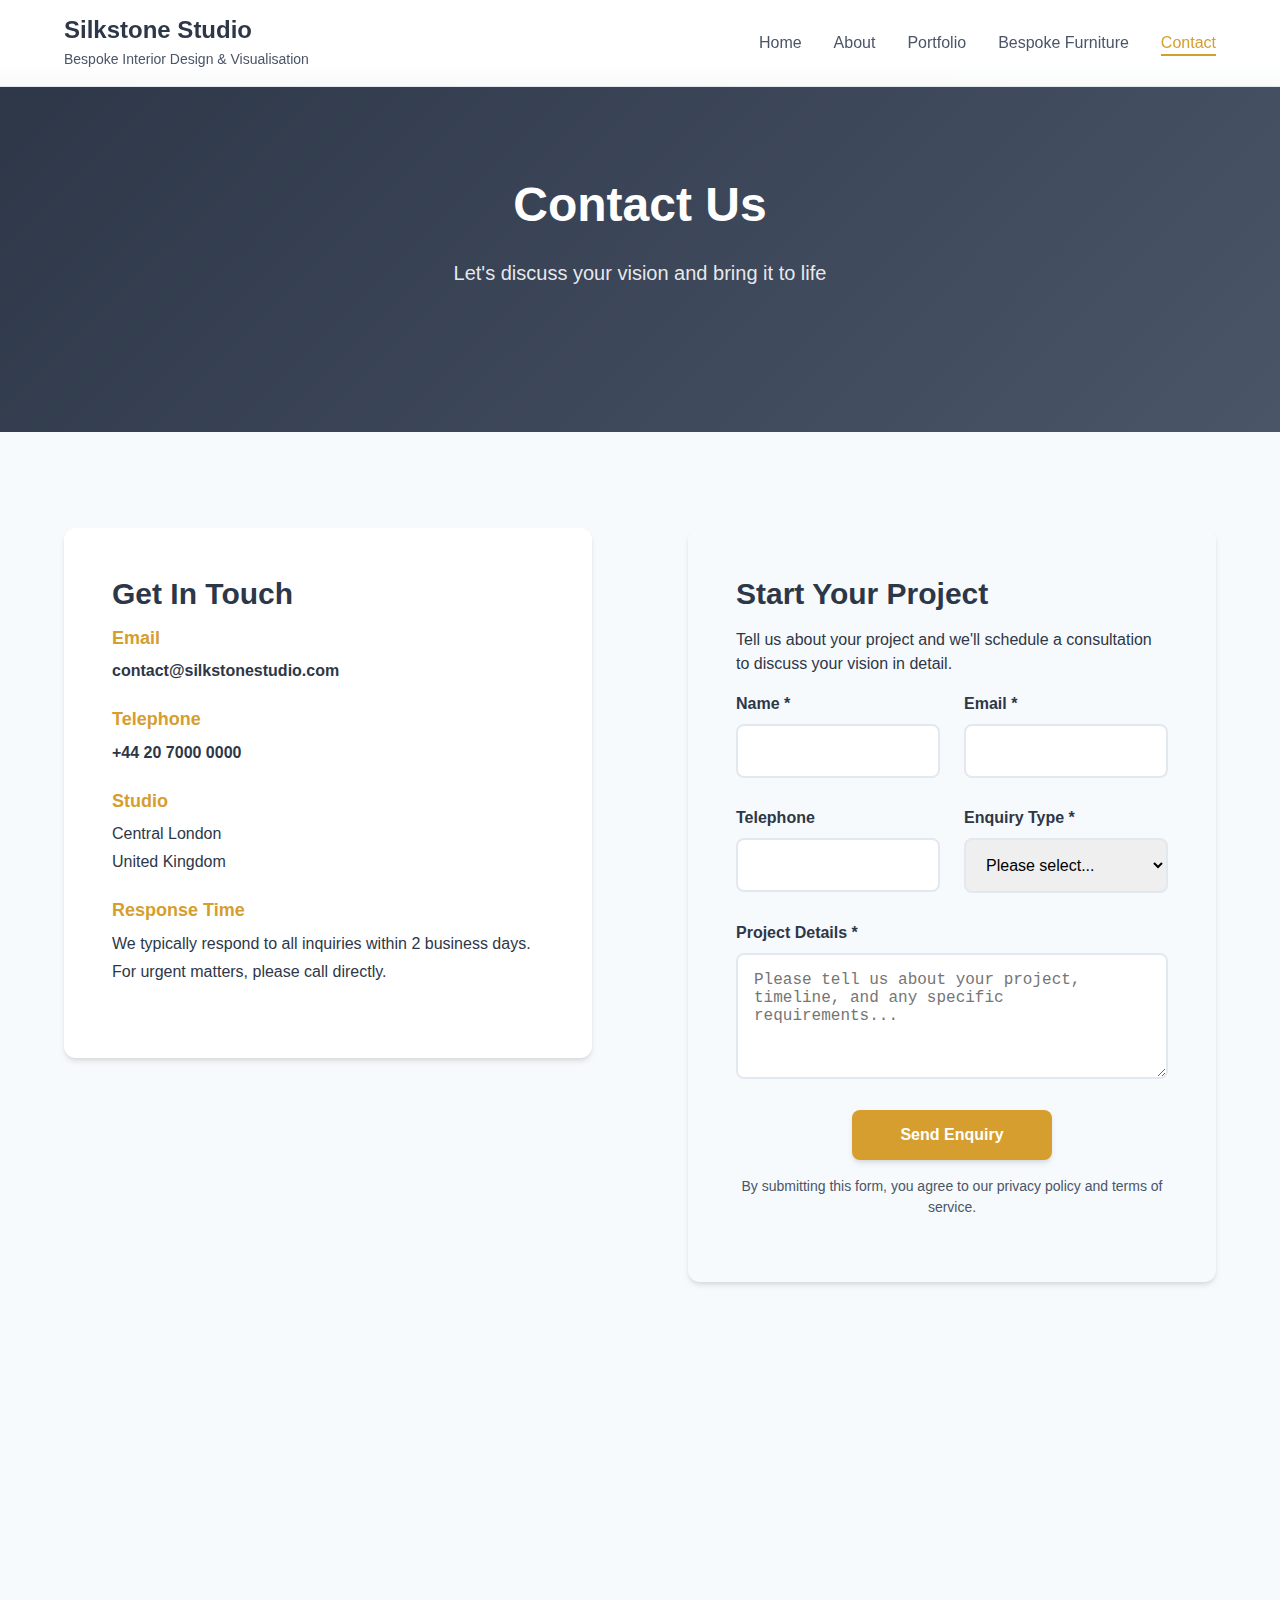
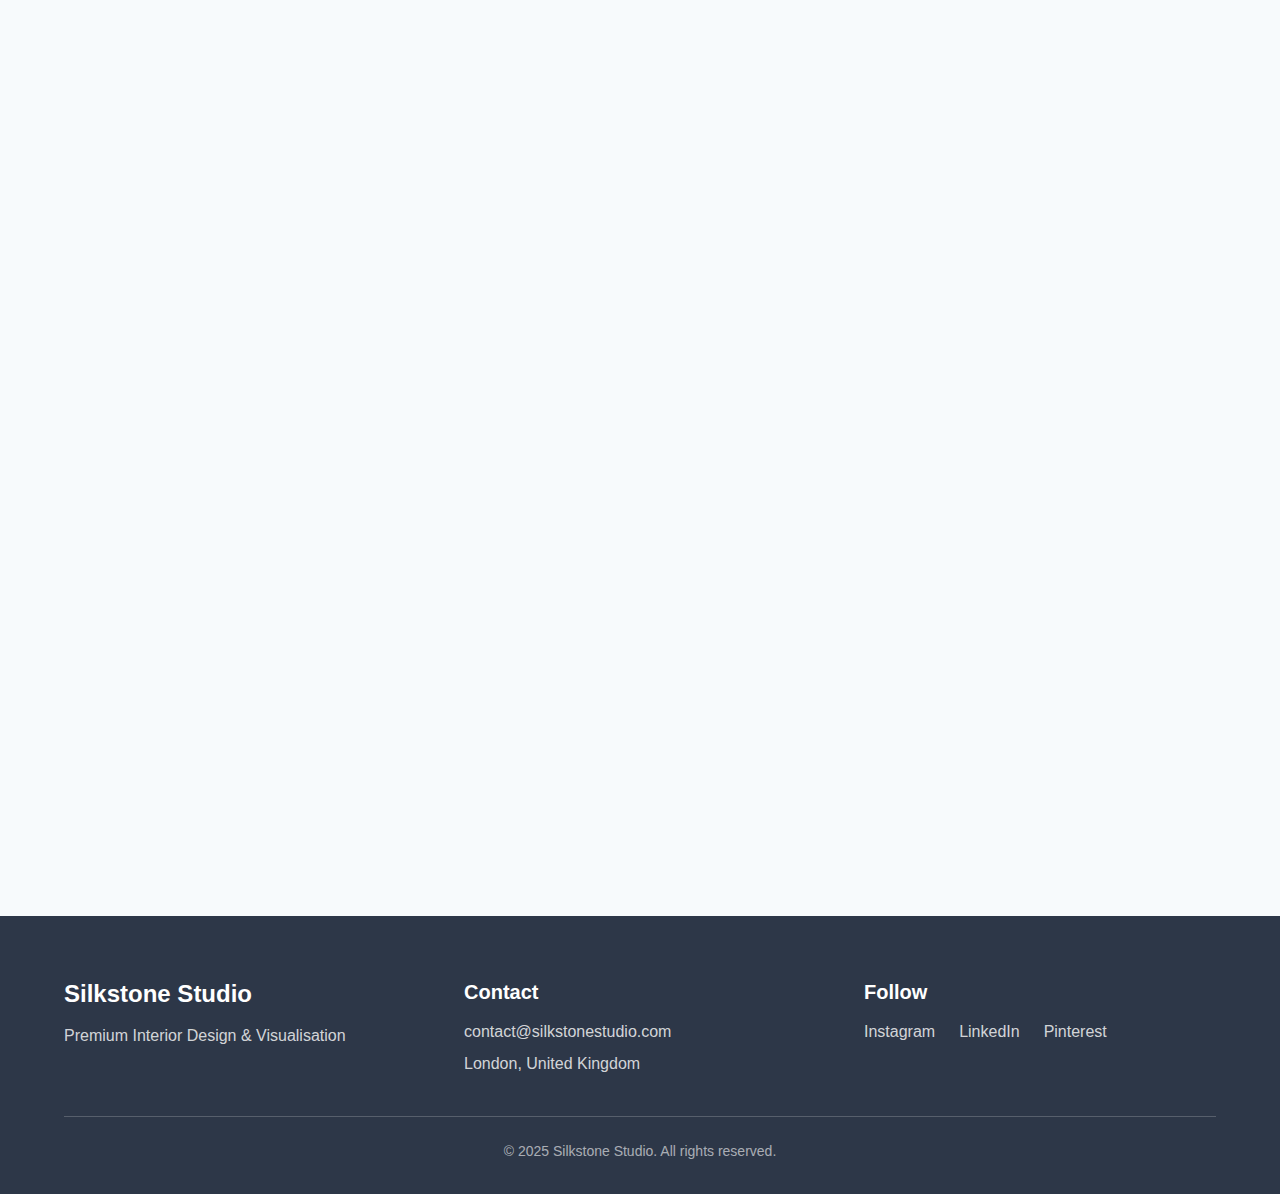
<file: contact.html>
<!DOCTYPE html>
<html lang="en-GB">
<head>
    <meta charset="UTF-8">
    <meta name="viewport" content="width=device-width, initial-scale=1.0">
    <title>Contact - Silkstone Studio</title>
    <meta name="description" content="Get in touch with Silkstone Studio. Contact London's premier interior design studio for consultations, project inquiries, and bespoke furniture commissions.">
    <meta property="og:title" content="Contact - Silkstone Studio">
    <meta property="og:description" content="Contact London's premier interior design studio for consultations and project inquiries.">
    <link rel="stylesheet" href="style.css">
</head>
<body>
    <header class="header">
        <div class="container">
            <div class="header-content">
                <div class="logo">
                    <h1><a href="index.html">Silkstone Studio</a></h1>
                    <p class="tagline">Bespoke Interior Design & Visualisation</p>
                </div>
                <nav class="nav" role="navigation">
                    <button class="nav-toggle" aria-label="Toggle navigation">
                        <span></span>
                        <span></span>
                        <span></span>
                    </button>
                    <ul class="nav-menu" role="menubar">
                        <li role="none"><a href="index.html" role="menuitem" class="nav-link">Home</a></li>
                        <li role="none"><a href="about.html" role="menuitem" class="nav-link">About</a></li>
                        <li role="none"><a href="portfolio.html" role="menuitem" class="nav-link">Portfolio</a></li>
                        <li role="none"><a href="bespoke-furniture.html" role="menuitem" class="nav-link">Bespoke Furniture</a></li>
                        <li role="none"><a href="contact.html" role="menuitem" class="nav-link active">Contact</a></li>
                    </ul>
                </nav>
            </div>
        </div>
    </header>

    <main>
        <section class="page-hero">
            <div class="container">
                <div class="hero-content animate-slide-up">
                    <h1>Contact Us</h1>
                    <p class="hero-subtitle">Let's discuss your vision and bring it to life</p>
                </div>
            </div>
        </section>

        <section class="contact-section">
            <div class="container">
                <div class="contact-content">
                    <div class="contact-info animate-fade-in">
                        <div class="info-card">
                            <h2>Get In Touch</h2>
                            <div class="contact-item">
                                <h3>Email</h3>
                                <p><a href="mailto:contact@silkstonestudio.com">contact@silkstonestudio.com</a></p>
                            </div>
                            <div class="contact-item">
                                <h3>Telephone</h3>
                                <p><a href="tel:+442070000000">+44 20 7000 0000</a></p>
                            </div>
                            <div class="contact-item">
                                <h3>Studio</h3>
                                <p>Central London<br>United Kingdom</p>
                            </div>
                            <div class="contact-item">
                                <h3>Response Time</h3>
                                <p>We typically respond to all inquiries within 2 business days. For urgent matters, please call directly.</p>
                            </div>
                        </div>

                        <!-- CSS Map Representation -->
                        <div class="map-container animate-fade-in">
                            <div class="css-map">
                                <div class="map-background"></div>
                                <div class="map-river"></div>
                                <div class="map-marker">
                                    <div class="marker-pin"></div>
                                    <div class="marker-pulse"></div>
                                </div>
                                <div class="map-label">Greater London</div>
                            </div>
                        </div>
                    </div>

                    <div class="contact-form-section animate-fade-in">
                        <form class="contact-form" id="contact-form" novalidate>
                            <h2>Start Your Project</h2>
                            <p class="form-intro">Tell us about your project and we'll schedule a consultation to discuss your vision in detail.</p>
                            
                            <div class="form-row">
                                <div class="form-group">
                                    <label for="contact-name">Name *</label>
                                    <input type="text" id="contact-name" name="name" required>
                                    <span class="error-message" id="contact-name-error"></span>
                                </div>
                                <div class="form-group">
                                    <label for="contact-email">Email *</label>
                                    <input type="email" id="contact-email" name="email" required>
                                    <span class="error-message" id="contact-email-error"></span>
                                </div>
                            </div>
                            
                            <div class="form-row">
                                <div class="form-group">
                                    <label for="phone">Telephone</label>
                                    <input type="tel" id="phone" name="phone">
                                </div>
                                <div class="form-group">
                                    <label for="enquiry-type">Enquiry Type *</label>
                                    <select id="enquiry-type" name="enquiry-type" required>
                                        <option value="">Please select...</option>
                                        <option value="consultation">Consultation</option>
                                        <option value="furniture">Bespoke Furniture</option>
                                        <option value="visualisation">Visualisation Services</option>
                                        <option value="other">Other</option>
                                    </select>
                                    <span class="error-message" id="enquiry-type-error"></span>
                                </div>
                            </div>

                            <div class="form-group">
                                <label for="message">Project Details *</label>
                                <textarea id="message" name="message" rows="5" placeholder="Please tell us about your project, timeline, and any specific requirements..." required></textarea>
                                <span class="error-message" id="message-error"></span>
                            </div>

                            <div class="form-submit">
                                <button type="submit" class="cta-button">Send Enquiry</button>
                                <p class="form-note">By submitting this form, you agree to our privacy policy and terms of service.</p>
                            </div>
                        </form>
                    </div>
                </div>
            </div>
        </section>

        <section class="consultation-info">
            <div class="container">
                <div class="info-content animate-fade-in">
                    <div class="content-columns">
                        <div class="column-large">
                            <h2>What to Expect</h2>
                            <p class="lead">Our consultation process is designed to understand your vision, lifestyle, and project requirements in detail.</p>
                            
                            <div class="process-steps">
                                <div class="step">
                                    <div class="step-number">1</div>
                                    <div class="step-content">
                                        <h3>Initial Consultation</h3>
                                        <p>We begin with a comprehensive discussion about your vision, timeline, and budget. This can take place at our studio or your location.</p>
                                    </div>
                                </div>
                                <div class="step">
                                    <div class="step-number">2</div>
                                    <div class="step-content">
                                        <h3>Site Survey</h3>
                                        <p>We conduct a detailed survey of your space, taking measurements and assessing the existing conditions and potential.</p>
                                    </div>
                                </div>
                                <div class="step">
                                    <div class="step-number">3</div>
                                    <div class="step-content">
                                        <h3>Proposal</h3>
                                        <p>Within one week, we provide a detailed proposal including concept images, timeline, and investment levels.</p>
                                    </div>
                                </div>
                            </div>
                        </div>
                        <div class="column-small">
                            <div class="highlight-box">
                                <h3>Consultation Investment</h3>
                                <p>Initial consultations are complimentary for projects with a minimum investment of £25,000.</p>
                                <p>For smaller projects or standalone consultations, our fee is £350 which is credited towards any commissioned work.</p>
                                <h4>What's Included</h4>
                                <ul>
                                    <li>90-minute consultation</li>
                                    <li>Site assessment</li>
                                    <li>Concept discussion</li>
                                    <li>Budget guidance</li>
                                    <li>Next steps proposal</li>
                                </ul>
                            </div>
                        </div>
                    </div>
                </div>
            </div>
        </section>
    </main>

    <!-- Success Modal -->
    <div class="modal" id="contact-success-modal" aria-hidden="true" role="dialog" aria-labelledby="contact-success-title">
        <div class="modal-backdrop"></div>
        <div class="modal-content success-modal-content">
            <div class="success-icon">✓</div>
            <h2 id="contact-success-title">Message Sent Successfully</h2>
            <p>Thank you for contacting Silkstone Studio. We'll reply within 2 business days to discuss your project further.</p>
            <button class="cta-button" onclick="closeContactSuccessModal()">Continue</button>
        </div>
    </div>

    <footer class="footer">
        <div class="container">
            <div class="footer-content">
                <div class="footer-section">
                    <h3>Silkstone Studio</h3>
                    <p>Premium Interior Design & Visualisation</p>
                </div>
                <div class="footer-section">
                    <h4>Contact</h4>
                    <p><a href="mailto:contact@silkstonestudio.com">contact@silkstonestudio.com</a></p>
                    <p>London, United Kingdom</p>
                </div>
                <div class="footer-section">
                    <h4>Follow</h4>
                    <div class="social-links">
                        <a href="#" aria-label="Instagram">Instagram</a>
                        <a href="#" aria-label="LinkedIn">LinkedIn</a>
                        <a href="#" aria-label="Pinterest">Pinterest</a>
                    </div>
                </div>
            </div>
            <div class="footer-bottom">
                <p>&copy; 2025 Silkstone Studio. All rights reserved.</p>
            </div>
        </div>
    </footer>

    <script src="script.js"></script>
</body>
</html>
</file>
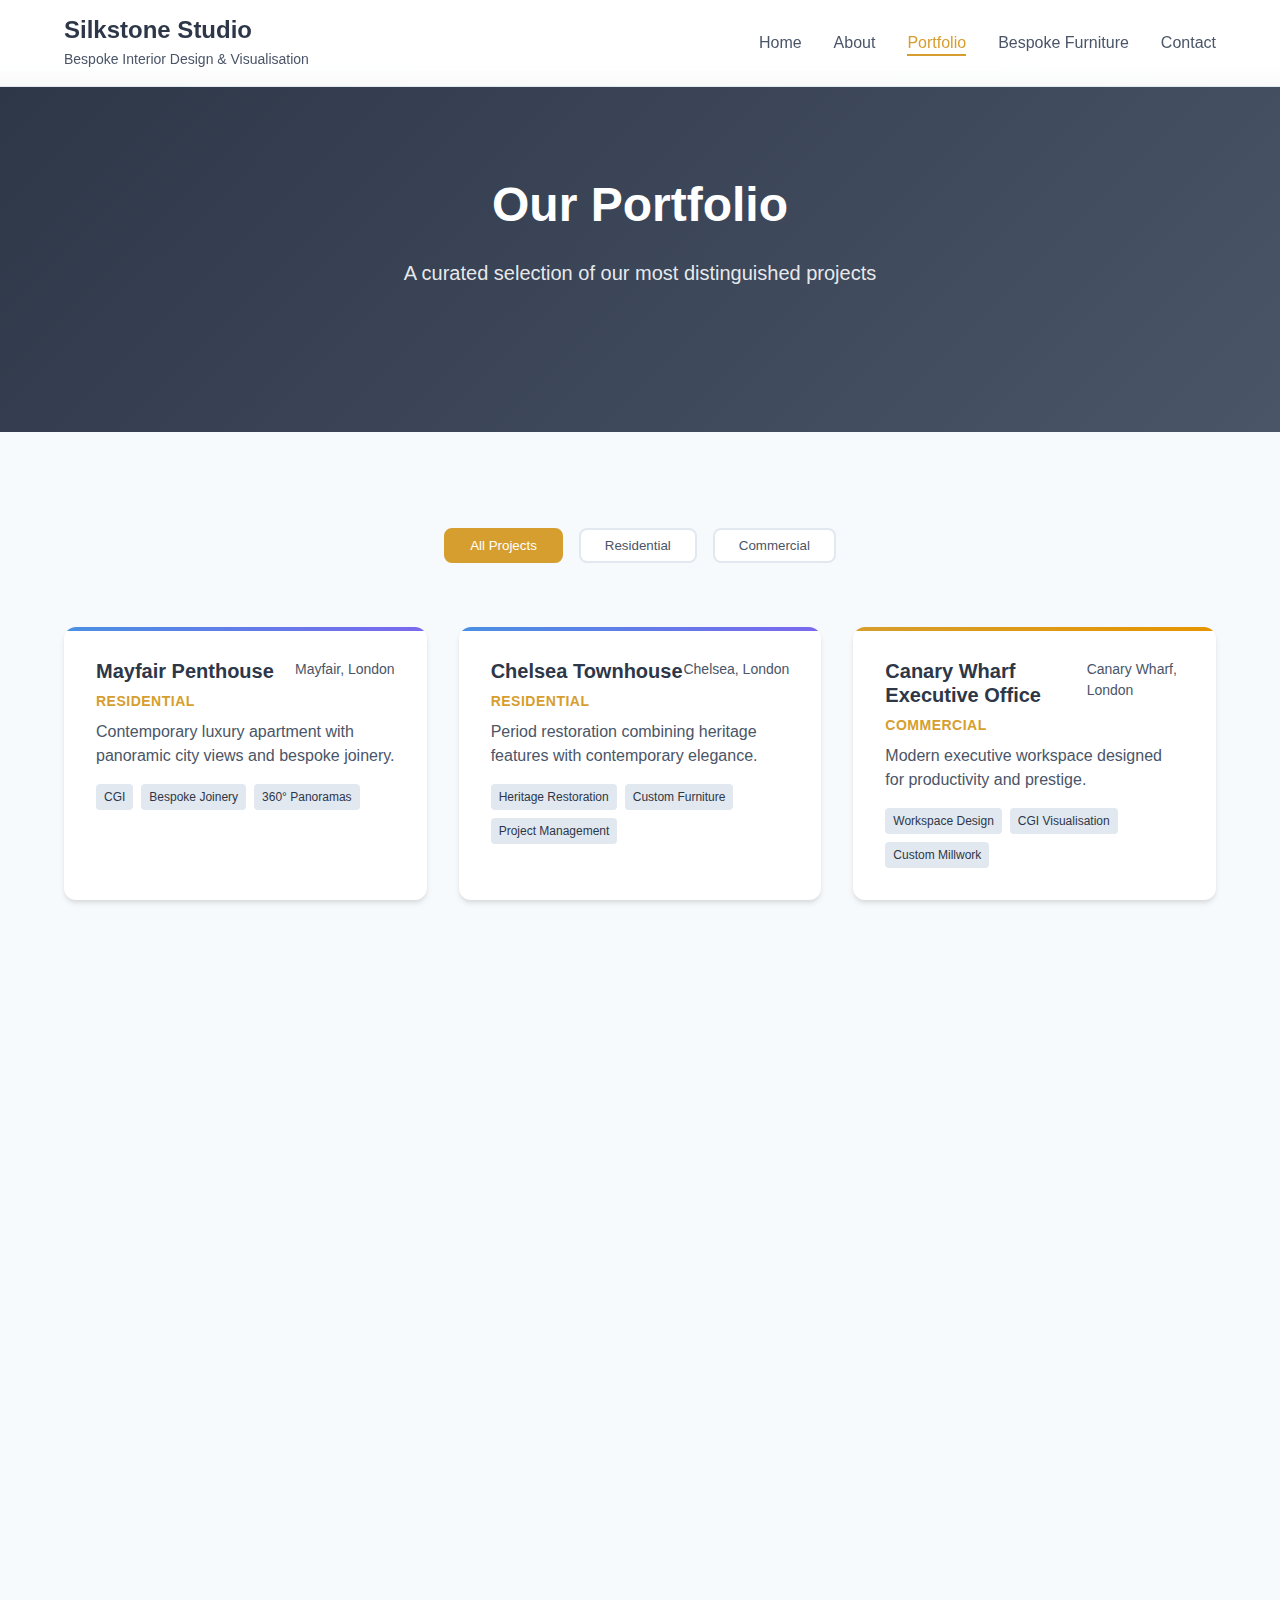
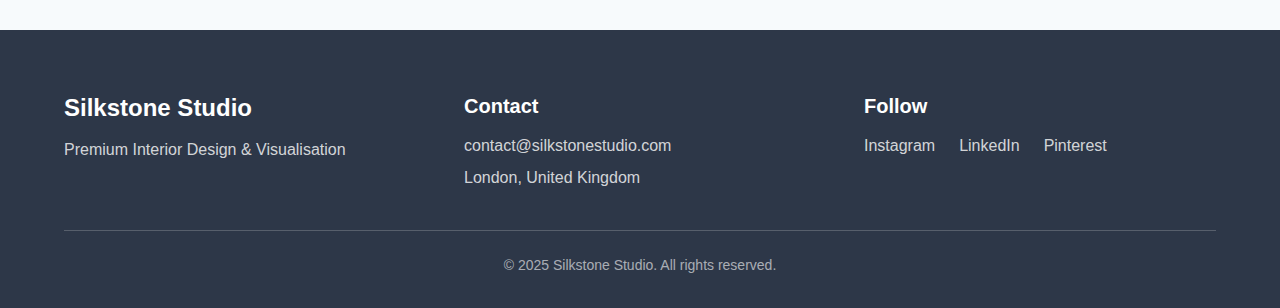
<file: portfolio.html>
<!DOCTYPE html>
<html lang="en-GB">
<head>
    <meta charset="UTF-8">
    <meta name="viewport" content="width=device-width, initial-scale=1.0">
    <title>Portfolio - Silkstone Studio</title>
    <meta name="description" content="Explore Silkstone Studio's portfolio of luxury interior design projects across London. Residential and commercial spaces showcasing bespoke design excellence.">
    <meta property="og:title" content="Portfolio - Silkstone Studio">
    <meta property="og:description" content="Explore our portfolio of luxury interior design projects across London.">
    <link rel="stylesheet" href="style.css">
</head>
<body>
    <header class="header">
        <div class="container">
            <div class="header-content">
                <div class="logo">
                    <h1><a href="index.html">Silkstone Studio</a></h1>
                    <p class="tagline">Bespoke Interior Design & Visualisation</p>
                </div>
                <nav class="nav" role="navigation">
                    <button class="nav-toggle" aria-label="Toggle navigation">
                        <span></span>
                        <span></span>
                        <span></span>
                    </button>
                    <ul class="nav-menu" role="menubar">
                        <li role="none"><a href="index.html" role="menuitem" class="nav-link">Home</a></li>
                        <li role="none"><a href="about.html" role="menuitem" class="nav-link">About</a></li>
                        <li role="none"><a href="portfolio.html" role="menuitem" class="nav-link active">Portfolio</a></li>
                        <li role="none"><a href="bespoke-furniture.html" role="menuitem" class="nav-link">Bespoke Furniture</a></li>
                        <li role="none"><a href="contact.html" role="menuitem" class="nav-link">Contact</a></li>
                    </ul>
                </nav>
            </div>
        </div>
    </header>

    <main>
        <section class="page-hero">
            <div class="container">
                <div class="hero-content animate-slide-up">
                    <h1>Our Portfolio</h1>
                    <p class="hero-subtitle">A curated selection of our most distinguished projects</p>
                </div>
            </div>
        </section>

        <section class="portfolio-section">
            <div class="container">
                <div class="portfolio-filters animate-fade-in">
                    <button class="filter-btn active" data-filter="all">All Projects</button>
                    <button class="filter-btn" data-filter="residential">Residential</button>
                    <button class="filter-btn" data-filter="commercial">Commercial</button>
                </div>

                <div class="portfolio-grid" id="portfolio-grid">
                    <div class="portfolio-card animate-fade-in" data-category="residential" data-project="mayfair-penthouse">
                        <div class="card-gradient residential-gradient"></div>
                        <div class="card-content">
                            <div class="card-header">
                                <h3>Mayfair Penthouse</h3>
                                <span class="location">Mayfair, London</span>
                            </div>
                            <p class="project-type">Residential</p>
                            <p class="project-description">Contemporary luxury apartment with panoramic city views and bespoke joinery.</p>
                            <div class="project-tags">
                                <span class="tag">CGI</span>
                                <span class="tag">Bespoke Joinery</span>
                                <span class="tag">360° Panoramas</span>
                            </div>
                        </div>
                    </div>

                    <div class="portfolio-card animate-fade-in" data-category="residential" data-project="chelsea-townhouse">
                        <div class="card-gradient residential-gradient"></div>
                        <div class="card-content">
                            <div class="card-header">
                                <h3>Chelsea Townhouse</h3>
                                <span class="location">Chelsea, London</span>
                            </div>
                            <p class="project-type">Residential</p>
                            <p class="project-description">Period restoration combining heritage features with contemporary elegance.</p>
                            <div class="project-tags">
                                <span class="tag">Heritage Restoration</span>
                                <span class="tag">Custom Furniture</span>
                                <span class="tag">Project Management</span>
                            </div>
                        </div>
                    </div>

                    <div class="portfolio-card animate-fade-in" data-category="commercial" data-project="canary-wharf-office">
                        <div class="card-gradient commercial-gradient"></div>
                        <div class="card-content">
                            <div class="card-header">
                                <h3>Canary Wharf Executive Office</h3>
                                <span class="location">Canary Wharf, London</span>
                            </div>
                            <p class="project-type">Commercial</p>
                            <p class="project-description">Modern executive workspace designed for productivity and prestige.</p>
                            <div class="project-tags">
                                <span class="tag">Workspace Design</span>
                                <span class="tag">CGI Visualisation</span>
                                <span class="tag">Custom Millwork</span>
                            </div>
                        </div>
                    </div>

                    <div class="portfolio-card animate-fade-in" data-category="residential" data-project="kensington-residence">
                        <div class="card-gradient residential-gradient"></div>
                        <div class="card-content">
                            <div class="card-header">
                                <h3>Kensington Family Residence</h3>
                                <span class="location">Kensington, London</span>
                            </div>
                            <p class="project-type">Residential</p>
                            <p class="project-description">Elegant family home featuring custom furniture and child-friendly design.</p>
                            <div class="project-tags">
                                <span class="tag">Family Living</span>
                                <span class="tag">Bespoke Furniture</span>
                                <span class="tag">360° Tours</span>
                            </div>
                        </div>
                    </div>

                    <div class="portfolio-card animate-fade-in" data-category="commercial" data-project="shoreditch-showroom">
                        <div class="card-gradient commercial-gradient"></div>
                        <div class="card-content">
                            <div class="card-header">
                                <h3>Shoreditch Design Showroom</h3>
                                <span class="location">Shoreditch, London</span>
                            </div>
                            <p class="project-type">Commercial</p>
                            <p class="project-description">Industrial-chic showroom highlighting contemporary furniture collections.</p>
                            <div class="project-tags">
                                <span class="tag">Retail Design</span>
                                <span class="tag">Industrial Style</span>
                                <span class="tag">Display Systems</span>
                            </div>
                        </div>
                    </div>

                    <div class="portfolio-card animate-fade-in" data-category="residential" data-project="notting-hill-flat">
                        <div class="card-gradient residential-gradient"></div>
                        <div class="card-content">
                            <div class="card-header">
                                <h3>Notting Hill Garden Flat</h3>
                                <span class="location">Notting Hill, London</span>
                            </div>
                            <p class="project-type">Residential</p>
                            <p class="project-description">Bright, airy apartment maximising natural light and garden views.</p>
                            <div class="project-tags">
                                <span class="tag">Small Spaces</span>
                                <span class="tag">Natural Light</span>
                                <span class="tag">Custom Storage</span>
                            </div>
                        </div>
                    </div>

                    <div class="portfolio-card animate-fade-in" data-category="commercial" data-project="covent-garden-restaurant">
                        <div class="card-gradient commercial-gradient"></div>
                        <div class="card-content">
                            <div class="card-header">
                                <h3>Covent Garden Restaurant</h3>
                                <span class="location">Covent Garden, London</span>
                            </div>
                            <p class="project-type">Commercial</p>
                            <p class="project-description">Sophisticated dining space balancing intimacy with operational efficiency.</p>
                            <div class="project-tags">
                                <span class="tag">Hospitality Design</span>
                                <span class="tag">Acoustic Solutions</span>
                                <span class="tag">Custom Lighting</span>
                            </div>
                        </div>
                    </div>

                    <div class="portfolio-card animate-fade-in" data-category="residential" data-project="richmond-townhouse">
                        <div class="card-gradient residential-gradient"></div>
                        <div class="card-content">
                            <div class="card-header">
                                <h3>Richmond Family Townhouse</h3>
                                <span class="location">Richmond, London</span>
                            </div>
                            <p class="project-type">Residential</p>
                            <p class="project-description">Victorian townhouse reimagined for modern family living with garden integration.</p>
                            <div class="project-tags">
                                <span class="tag">Victorian Renovation</span>
                                <span class="tag">Garden Integration</span>
                                <span class="tag">Sustainable Design</span>
                            </div>
                        </div>
                    </div>
                </div>
            </div>
        </section>
    </main>

    <!-- Project Modal -->
    <div class="modal" id="project-modal" aria-hidden="true" role="dialog" aria-labelledby="modal-title" aria-describedby="modal-description">
        <div class="modal-backdrop"></div>
        <div class="modal-content">
            <button class="modal-close" aria-label="Close modal">&times;</button>
            <div class="modal-header">
                <h2 id="modal-title">Project Title</h2>
                <span id="modal-location" class="modal-location">Location</span>
            </div>
            <div class="modal-body">
                <div id="modal-description" class="modal-description">
                    <p>Detailed project description will appear here.</p>
                </div>
                <div class="modal-details">
                    <h3>Services Provided</h3>
                    <ul id="modal-services">
                        <li>Service details will be populated</li>
                    </ul>
                </div>
                <div class="modal-cta">
                    <a href="contact.html" class="cta-button">Request Similar Scheme</a>
                </div>
            </div>
        </div>
    </div>

    <footer class="footer">
        <div class="container">
            <div class="footer-content">
                <div class="footer-section">
                    <h3>Silkstone Studio</h3>
                    <p>Premium Interior Design & Visualisation</p>
                </div>
                <div class="footer-section">
                    <h4>Contact</h4>
                    <p><a href="mailto:contact@silkstonestudio.com">contact@silkstonestudio.com</a></p>
                    <p>London, United Kingdom</p>
                </div>
                <div class="footer-section">
                    <h4>Follow</h4>
                    <div class="social-links">
                        <a href="#" aria-label="Instagram">Instagram</a>
                        <a href="#" aria-label="LinkedIn">LinkedIn</a>
                        <a href="#" aria-label="Pinterest">Pinterest</a>
                    </div>
                </div>
            </div>
            <div class="footer-bottom">
                <p>&copy; 2025 Silkstone Studio. All rights reserved.</p>
            </div>
        </div>
    </footer>

    <script src="script.js"></script>
</body>
</html>
</file>
<file: style.css>
/* CSS Custom Properties */
:root {
  --color-primary: #2D3748;
  --color-secondary: #4A5568;
  --color-accent: #D69E2E;
  --color-neutral-light: #F7FAFC;
  --color-neutral-medium: #E2E8F0;
  --color-neutral-dark: #2D3748;
  --color-success: #38A169;
  --color-warning: #D69E2E;
  --color-error: #E53E3E;
  
  --font-family-primary: -apple-system, BlinkMacSystemFont, "Segoe UI", Roboto, "Helvetica Neue", Arial, sans-serif;
  --font-family-secondary: Georgia, "Times New Roman", serif;
  
  --font-size-xs: 0.75rem;
  --font-size-sm: 0.875rem;
  --font-size-base: 1rem;
  --font-size-lg: 1.125rem;
  --font-size-xl: 1.25rem;
  --font-size-2xl: 1.5rem;
  --font-size-3xl: 1.875rem;
  --font-size-4xl: 2.25rem;
  --font-size-5xl: 3rem;
  
  --line-height-tight: 1.2;
  --line-height-normal: 1.5;
  --line-height-relaxed: 1.75;
  
  --spacing-xs: 0.25rem;
  --spacing-sm: 0.5rem;
  --spacing-md: 1rem;
  --spacing-lg: 1.5rem;
  --spacing-xl: 2rem;
  --spacing-2xl: 3rem;
  --spacing-3xl: 4rem;
  --spacing-4xl: 6rem;
  
  --border-radius-sm: 0.25rem;
  --border-radius-md: 0.5rem;
  --border-radius-lg: 0.75rem;
  --border-radius-xl: 1rem;
  
  --shadow-sm: 0 1px 2px 0 rgba(0, 0, 0, 0.05);
  --shadow-md: 0 4px 6px -1px rgba(0, 0, 0, 0.1), 0 2px 4px -1px rgba(0, 0, 0, 0.06);
  --shadow-lg: 0 10px 15px -3px rgba(0, 0, 0, 0.1), 0 4px 6px -2px rgba(0, 0, 0, 0.05);
  --shadow-xl: 0 20px 25px -5px rgba(0, 0, 0, 0.1), 0 10px 10px -5px rgba(0, 0, 0, 0.04);
  
  --transition-fast: 0.15s ease-in-out;
  --transition-normal: 0.3s ease-in-out;
  --transition-slow: 0.5s ease-in-out;
}

/* Reset */
* {
  margin: 0;
  padding: 0;
  box-sizing: border-box;
}

html {
  scroll-behavior: smooth;
}

body {
  font-family: var(--font-family-primary);
  font-size: var(--font-size-base);
  line-height: var(--line-height-normal);
  color: var(--color-primary);
  background-color: var(--color-neutral-light);
}

/* Typography */
h1, h2, h3, h4, h5, h6 {
  font-weight: 600;
  line-height: var(--line-height-tight);
  color: var(--color-primary);
  margin-bottom: var(--spacing-md);
}

h1 { font-size: var(--font-size-4xl); }
h2 { font-size: var(--font-size-3xl); }
h3 { font-size: var(--font-size-2xl); }
h4 { font-size: var(--font-size-xl); }
h5 { font-size: var(--font-size-lg); }
h6 { font-size: var(--font-size-base); }

p {
  margin-bottom: var(--spacing-md);
  line-height: var(--line-height-normal);
}

.lead {
  font-size: var(--font-size-lg);
  line-height: var(--line-height-relaxed);
  color: var(--color-secondary);
}

/* Container */
.container {
  max-width: 1200px;
  margin: 0 auto;
  padding: 0 var(--spacing-lg);
}

/* Header */
.header {
  background: rgba(255, 255, 255, 0.95);
  backdrop-filter: blur(10px);
  border-bottom: 1px solid var(--color-neutral-medium);
  position: fixed;
  top: 0;
  left: 0;
  right: 0;
  z-index: 1000;
  transition: var(--transition-normal);
}

.header-content {
  display: flex;
  justify-content: space-between;
  align-items: center;
  padding: var(--spacing-md) 0;
}

.logo h1 {
  font-size: var(--font-size-2xl);
  font-weight: 700;
  margin-bottom: var(--spacing-xs);
}

.logo h1 a {
  text-decoration: none;
  color: var(--color-primary);
}

.tagline {
  font-size: var(--font-size-sm);
  color: var(--color-secondary);
  margin: 0;
}

/* Navigation */
.nav-toggle {
  display: none;
  flex-direction: column;
  background: none;
  border: none;
  cursor: pointer;
  padding: var(--spacing-sm);
}

.nav-toggle span {
  width: 25px;
  height: 2px;
  background: var(--color-primary);
  margin: 2px 0;
  transition: var(--transition-fast);
}

.nav-menu {
  display: flex;
  list-style: none;
  gap: var(--spacing-xl);
}

.nav-link {
  text-decoration: none;
  color: var(--color-secondary);
  font-weight: 500;
  transition: var(--transition-fast);
  position: relative;
}

.nav-link:hover,
.nav-link.active {
  color: var(--color-accent);
}

.nav-link::after {
  content: '';
  position: absolute;
  bottom: -5px;
  left: 0;
  width: 0;
  height: 2px;
  background: var(--color-accent);
  transition: var(--transition-fast);
}

.nav-link:hover::after,
.nav-link.active::after {
  width: 100%;
}

/* Main Content */
main {
  margin-top: 80px;
}

/* Hero Section */
.hero {
  background: linear-gradient(135deg, var(--color-neutral-light) 0%, #E2E8F0 100%);
  padding: var(--spacing-4xl) 0;
  text-align: center;
}

.page-hero {
  background: linear-gradient(135deg, var(--color-primary) 0%, var(--color-secondary) 100%);
  padding: var(--spacing-4xl) 0;
  text-align: center;
  color: white;
}

.hero-content h1 {
  font-size: var(--font-size-5xl);
  margin-bottom: var(--spacing-lg);
  max-width: 800px;
  margin-left: auto;
  margin-right: auto;
}

.page-hero .hero-content h1 {
  color: white;
}

.hero-subtitle {
  font-size: var(--font-size-xl);
  color: var(--color-secondary);
  margin-bottom: var(--spacing-2xl);
  max-width: 600px;
  margin-left: auto;
  margin-right: auto;
}

.page-hero .hero-subtitle {
  color: rgba(255, 255, 255, 0.9);
}

/* Buttons */
.cta-button, .secondary-button {
  display: inline-block;
  padding: var(--spacing-md) var(--spacing-2xl);
  border-radius: var(--border-radius-md);
  text-decoration: none;
  font-weight: 600;
  transition: var(--transition-normal);
  border: none;
  cursor: pointer;
  font-size: var(--font-size-base);
}

.cta-button {
  background: var(--color-accent);
  color: white;
  box-shadow: var(--shadow-md);
}

.cta-button:hover {
  background: #B7791F;
  transform: translateY(-2px);
  box-shadow: var(--shadow-lg);
}

.secondary-button {
  background: transparent;
  color: var(--color-primary);
  border: 2px solid var(--color-primary);
}

.secondary-button:hover {
  background: var(--color-primary);
  color: white;
}

/* Article Section */
.article-section {
  padding: var(--spacing-4xl) 0;
}

.article-container {
  max-width: 900px;
  margin: 0 auto;
  background: white;
  padding: var(--spacing-3xl);
  border-radius: var(--border-radius-xl);
  box-shadow: var(--shadow-lg);
}

.article-container h2 {
  font-size: var(--font-size-2xl);
  margin-top: var(--spacing-2xl);
  margin-bottom: var(--spacing-lg);
  color: var(--color-primary);
}

.article-container h3 {
  font-size: var(--font-size-xl);
  margin-top: var(--spacing-xl);
  margin-bottom: var(--spacing-md);
  color: var(--color-secondary);
}

.article-container ul, .article-container ol {
  margin: var(--spacing-md) 0;
  padding-left: var(--spacing-xl);
}

.article-container li {
  margin-bottom: var(--spacing-sm);
  line-height: var(--line-height-relaxed);
}

/* Portfolio Preview */
.portfolio-preview {
  padding: var(--spacing-4xl) 0;
  background: white;
}

.section-title {
  text-align: center;
  margin-bottom: var(--spacing-3xl);
  font-size: var(--font-size-3xl);
}

.preview-grid {
  display: grid;
  grid-template-columns: repeat(auto-fit, minmax(280px, 1fr));
  gap: var(--spacing-xl);
  margin-bottom: var(--spacing-2xl);
}

.preview-card {
  background: white;
  border-radius: var(--border-radius-lg);
  padding: var(--spacing-xl);
  box-shadow: var(--shadow-md);
  transition: var(--transition-normal);
  position: relative;
  overflow: hidden;
}

.preview-card:hover {
  transform: translateY(-5px);
  box-shadow: var(--shadow-xl);
}

.card-gradient {
  position: absolute;
  top: 0;
  left: 0;
  right: 0;
  height: 4px;
  background: linear-gradient(90deg, var(--color-accent), var(--color-secondary));
}

.preview-card h3 {
  font-size: var(--font-size-xl);
  margin-bottom: var(--spacing-sm);
}

.preview-card p {
  color: var(--color-secondary);
  margin: 0;
}

/* Final CTA */
.final-cta {
  background: linear-gradient(135deg, var(--color-primary) 0%, var(--color-secondary) 100%);
  padding: var(--spacing-4xl) 0;
  text-align: center;
  color: white;
}

.cta-content h2 {
  color: white;
  margin-bottom: var(--spacing-lg);
}

.cta-content p {
  color: rgba(255, 255, 255, 0.9);
  font-size: var(--font-size-lg);
  margin-bottom: var(--spacing-2xl);
}

/* About Page Styles */
.about-content {
  padding: var(--spacing-4xl) 0;
}

.about-intro {
  margin-bottom: var(--spacing-4xl);
}

.content-columns {
  display: grid;
  grid-template-columns: 2fr 1fr;
  gap: var(--spacing-3xl);
  align-items: start;
}

.column-large, .column-small {
  background: white;
  padding: var(--spacing-2xl);
  border-radius: var(--border-radius-lg);
  box-shadow: var(--shadow-md);
}

.stats-box {
  text-align: center;
}

.stat {
  display: flex;
  flex-direction: column;
  margin-bottom: var(--spacing-lg);
}

.stat-number {
  font-size: var(--font-size-3xl);
  font-weight: 700;
  color: var(--color-accent);
}

.stat-label {
  font-size: var(--font-size-sm);
  color: var(--color-secondary);
  text-transform: uppercase;
  letter-spacing: 0.5px;
}

/* Values Section */
.values-section {
  margin-bottom: var(--spacing-4xl);
}

.values-grid {
  display: grid;
  grid-template-columns: repeat(auto-fit, minmax(300px, 1fr));
  gap: var(--spacing-xl);
}

.value-card {
  background: white;
  padding: var(--spacing-2xl);
  border-radius: var(--border-radius-lg);
  box-shadow: var(--shadow-md);
  text-align: center;
  transition: var(--transition-normal);
}

.value-card:hover {
  transform: translateY(-5px);
  box-shadow: var(--shadow-lg);
}

.card-icon {
  margin-bottom: var(--spacing-lg);
}

.icon-circle {
  width: 60px;
  height: 60px;
  border-radius: 50%;
  background: linear-gradient(135deg, var(--color-accent), #E69500);
  color: white;
  display: flex;
  align-items: center;
  justify-content: center;
  font-weight: 700;
  font-size: var(--font-size-lg);
  margin: 0 auto;
}

/* Process Timeline */
.process-section {
  margin-bottom: var(--spacing-4xl);
}

.process-timeline {
  display: flex;
  flex-direction: column;
  gap: var(--spacing-xl);
  max-width: 800px;
  margin: 0 auto;
}

.timeline-item {
  display: flex;
  align-items: flex-start;
  gap: var(--spacing-lg);
  background: white;
  padding: var(--spacing-xl);
  border-radius: var(--border-radius-lg);
  box-shadow: var(--shadow-sm);
}

.timeline-marker {
  width: 40px;
  height: 40px;
  border-radius: 50%;
  background: var(--color-accent);
  color: white;
  display: flex;
  align-items: center;
  justify-content: center;
  font-weight: 700;
  flex-shrink: 0;
}

.timeline-content h3 {
  margin-bottom: var(--spacing-sm);
}

.timeline-content p {
  margin: 0;
  color: var(--color-secondary);
}

/* Portfolio Page Styles */
.portfolio-section {
  padding: var(--spacing-4xl) 0;
}

.portfolio-filters {
  display: flex;
  justify-content: center;
  gap: var(--spacing-md);
  margin-bottom: var(--spacing-3xl);
  flex-wrap: wrap;
}

.filter-btn {
  padding: var(--spacing-sm) var(--spacing-lg);
  border: 2px solid var(--color-neutral-medium);
  background: white;
  color: var(--color-secondary);
  border-radius: var(--border-radius-md);
  cursor: pointer;
  transition: var(--transition-fast);
  font-weight: 500;
}

.filter-btn:hover,
.filter-btn.active {
  background: var(--color-accent);
  border-color: var(--color-accent);
  color: white;
}

.portfolio-grid {
  display: grid;
  grid-template-columns: repeat(auto-fit, minmax(350px, 1fr));
  gap: var(--spacing-xl);
}

.portfolio-card {
  background: white;
  border-radius: var(--border-radius-lg);
  overflow: hidden;
  box-shadow: var(--shadow-md);
  transition: var(--transition-normal);
  cursor: pointer;
  position: relative;
}

.portfolio-card:hover {
  transform: translateY(-5px);
  box-shadow: var(--shadow-xl);
}

.residential-gradient {
  background: linear-gradient(135deg, #4A90E2, #7B68EE);
}

.commercial-gradient {
  background: linear-gradient(135deg, var(--color-accent), #E69500);
}

.card-content {
  padding: var(--spacing-xl);
}

.card-header {
  display: flex;
  justify-content: space-between;
  align-items: flex-start;
  margin-bottom: var(--spacing-sm);
}

.card-header h3 {
  margin: 0;
  font-size: var(--font-size-xl);
}

.location {
  font-size: var(--font-size-sm);
  color: var(--color-secondary);
  font-weight: 500;
}

.project-type {
  font-size: var(--font-size-sm);
  font-weight: 600;
  color: var(--color-accent);
  text-transform: uppercase;
  letter-spacing: 0.5px;
  margin-bottom: var(--spacing-sm);
}

.project-description {
  color: var(--color-secondary);
  margin-bottom: var(--spacing-md);
}

.project-tags {
  display: flex;
  flex-wrap: wrap;
  gap: var(--spacing-sm);
}

.tag {
  background: var(--color-neutral-medium);
  color: var(--color-primary);
  padding: var(--spacing-xs) var(--spacing-sm);
  border-radius: var(--border-radius-sm);
  font-size: var(--font-size-xs);
  font-weight: 500;
}

/* Modal Styles */
.modal {
  position: fixed;
  top: 0;
  left: 0;
  width: 100%;
  height: 100%;
  z-index: 2000;
  display: flex;
  align-items: center;
  justify-content: center;
  opacity: 0;
  visibility: hidden;
  transition: var(--transition-normal);
}

.modal.active {
  opacity: 1;
  visibility: visible;
}

.modal-backdrop {
  position: absolute;
  top: 0;
  left: 0;
  width: 100%;
  height: 100%;
  background: rgba(0, 0, 0, 0.8);
  backdrop-filter: blur(5px);
}

.modal-content {
  background: white;
  border-radius: var(--border-radius-lg);
  padding: var(--spacing-2xl);
  max-width: 600px;
  width: 90%;
  max-height: 80vh;
  overflow-y: auto;
  position: relative;
  transform: translateY(20px);
  transition: var(--transition-normal);
}

.modal.active .modal-content {
  transform: translateY(0);
}

.modal-close {
  position: absolute;
  top: var(--spacing-md);
  right: var(--spacing-md);
  background: none;
  border: none;
  font-size: var(--font-size-2xl);
  cursor: pointer;
  color: var(--color-secondary);
  transition: var(--transition-fast);
}

.modal-close:hover {
  color: var(--color-primary);
}

.modal-header {
  margin-bottom: var(--spacing-lg);
}

.modal-location {
  color: var(--color-secondary);
  font-size: var(--font-size-sm);
}

.modal-description {
  margin-bottom: var(--spacing-lg);
}

.modal-details h3 {
  margin-bottom: var(--spacing-sm);
}

.modal-details ul {
  list-style: none;
  padding: 0;
  margin-bottom: var(--spacing-lg);
}

.modal-details li {
  padding: var(--spacing-xs) 0;
  border-bottom: 1px solid var(--color-neutral-medium);
}

.modal-cta {
  text-align: center;
}

/* Bespoke Furniture Page Styles */
.furniture-intro {
  padding: var(--spacing-4xl) 0;
  background: white;
}

.highlight-box {
  background: var(--color-neutral-light);
  padding: var(--spacing-xl);
  border-radius: var(--border-radius-lg);
  border-left: 4px solid var(--color-accent);
}

.highlight-box h3 {
  margin-bottom: var(--spacing-md);
  color: var(--color-primary);
}

.highlight-box ul {
  list-style: none;
  padding: 0;
}

.highlight-box li {
  padding: var(--spacing-xs) 0;
  position: relative;
  padding-left: var(--spacing-md);
}

.highlight-box li::before {
  content: '✓';
  position: absolute;
  left: 0;
  color: var(--color-accent);
  font-weight: 700;
}

/* Collections Section */
.collections-section {
  padding: var(--spacing-4xl) 0;
}

.collections-grid {
  display: grid;
  grid-template-columns: repeat(auto-fit, minmax(300px, 1fr));
  gap: var(--spacing-xl);
}

.collection-card {
  background: white;
  border-radius: var(--border-radius-lg);
  overflow: hidden;
  box-shadow: var(--shadow-md);
  transition: var(--transition-normal);
}

.collection-card:hover {
  transform: translateY(-5px);
  box-shadow: var(--shadow-lg);
}

.wood-gradient {
  background: linear-gradient(135deg, #8B4513, #D2691E);
  height: 60px;
}

.metal-gradient {
  background: linear-gradient(135deg, #4A5568, #718096);
  height: 60px;
}

.fabric-gradient {
  background: linear-gradient(135deg, #E53E3E, #FC8181);
  height: 60px;
}

.stone-gradient {
  background: linear-gradient(135deg, #2D3748, #4A5568);
  height: 60px;
}

.material-note {
  font-size: var(--font-size-sm);
  color: var(--color-accent);
  font-weight: 600;
  text-transform: uppercase;
  letter-spacing: 0.5px;
  margin-bottom: var(--spacing-sm);
}

.finish-options {
  display: flex;
  flex-wrap: wrap;
  gap: var(--spacing-xs);
  margin-top: var(--spacing-md);
}

.finish {
  background: var(--color-neutral-medium);
  color: var(--color-primary);
  padding: var(--spacing-xs) var(--spacing-sm);
  border-radius: var(--border-radius-sm);
  font-size: var(--font-size-xs);
  font-weight: 500;
}

/* Case Studies */
.case-studies {
  padding: var(--spacing-4xl) 0;
  background: var(--color-neutral-light);
}

.case-study-grid {
  display: grid;
  gap: var(--spacing-2xl);
}

.case-study {
  background: white;
  padding: var(--spacing-2xl);
  border-radius: var(--border-radius-lg);
  box-shadow: var(--shadow-md);
}

.case-location {
  font-size: var(--font-size-sm);
  color: var(--color-accent);
  font-weight: 600;
  margin-bottom: var(--spacing-md);
}

/* Brochure Section */
.brochure-section {
  padding: var(--spacing-4xl) 0;
  background: white;
}

.brochure-content {
  max-width: 1000px;
  margin: 0 auto;
}

/* Form Styles */
.brochure-form, .contact-form {
  background: var(--color-neutral-light);
  padding: var(--spacing-2xl);
  border-radius: var(--border-radius-lg);
  box-shadow: var(--shadow-md);
}

.form-group {
  margin-bottom: var(--spacing-lg);
}

.form-row {
  display: grid;
  grid-template-columns: 1fr 1fr;
  gap: var(--spacing-lg);
}

.form-group label {
  display: block;
  font-weight: 600;
  margin-bottom: var(--spacing-sm);
  color: var(--color-primary);
}

.form-group input,
.form-group select,
.form-group textarea {
  width: 100%;
  padding: var(--spacing-md);
  border: 2px solid var(--color-neutral-medium);
  border-radius: var(--border-radius-md);
  font-size: var(--font-size-base);
  transition: var(--transition-fast);
}

.form-group input:focus,
.form-group select:focus,
.form-group textarea:focus {
  outline: none;
  border-color: var(--color-accent);
  box-shadow: 0 0 0 3px rgba(214, 158, 46, 0.1);
}

.error-message {
  color: var(--color-error);
  font-size: var(--font-size-sm);
  margin-top: var(--spacing-xs);
  display: block;
}

.form-submit {
  text-align: center;
}

.form-note {
  font-size: var(--font-size-sm);
  color: var(--color-secondary);
  margin-top: var(--spacing-md);
}

/* Success Modal */
.success-modal-content {
  text-align: center;
  max-width: 400px;
}

.success-icon {
  width: 60px;
  height: 60px;
  border-radius: 50%;
  background: var(--color-success);
  color: white;
  display: flex;
  align-items: center;
  justify-content: center;
  font-size: var(--font-size-2xl);
  font-weight: 700;
  margin: 0 auto var(--spacing-lg) auto;
}

/* Contact Page Styles */
.contact-section {
  padding: var(--spacing-4xl) 0;
}

.contact-content {
  display: grid;
  grid-template-columns: 1fr 1fr;
  gap: var(--spacing-4xl);
  align-items: start;
}

.contact-info {
  display: flex;
  flex-direction: column;
  gap: var(--spacing-2xl);
}

.info-card {
  background: white;
  padding: var(--spacing-2xl);
  border-radius: var(--border-radius-lg);
  box-shadow: var(--shadow-md);
}

.contact-item {
  margin-bottom: var(--spacing-lg);
}

.contact-item h3 {
  font-size: var(--font-size-lg);
  margin-bottom: var(--spacing-sm);
  color: var(--color-accent);
}

.contact-item p {
  margin: 0;
  line-height: var(--line-height-relaxed);
}

.contact-item a {
  color: var(--color-primary);
  text-decoration: none;
  font-weight: 600;
  transition: var(--transition-fast);
}

.contact-item a:hover {
  color: var(--color-accent);
}

/* CSS Map */
.map-container {
  background: white;
  padding: var(--spacing-2xl);
  border-radius: var(--border-radius-lg);
  box-shadow: var(--shadow-md);
}

.css-map {
  width: 100%;
  height: 200px;
  position: relative;
  background: #E2E8F0;
  border-radius: var(--border-radius-md);
  overflow: hidden;
}

.map-background {
  position: absolute;
  top: 20%;
  left: 10%;
  right: 15%;
  bottom: 25%;
  background: #CBD5E0;
  border-radius: 20px;
}

.map-river {
  position: absolute;
  top: 45%;
  left: 5%;
  right: 5%;
  height: 8px;
  background: #4299E1;
  border-radius: 4px;
  transform: rotate(-15deg);
}

.map-marker {
  position: absolute;
  top: 50%;
  left: 60%;
  transform: translate(-50%, -100%);
}

.marker-pin {
  width: 16px;
  height: 16px;
  background: var(--color-error);
  border-radius: 50% 50% 50% 0;
  transform: rotate(-45deg);
  border: 2px solid white;
  position: relative;
  z-index: 2;
}

.marker-pulse {
  position: absolute;
  top: 50%;
  left: 50%;
  width: 30px;
  height: 30px;
  background: rgba(229, 62, 62, 0.3);
  border-radius: 50%;
  transform: translate(-50%, -50%);
  animation: pulse 2s infinite;
}

@keyframes pulse {
  0% {
    transform: translate(-50%, -50%) scale(0);
    opacity: 1;
  }
  100% {
    transform: translate(-50%, -50%) scale(1);
    opacity: 0;
  }
}

.map-label {
  position: absolute;
  bottom: var(--spacing-sm);
  left: var(--spacing-sm);
  font-size: var(--font-size-sm);
  font-weight: 600;
  color: var(--color-secondary);
  background: white;
  padding: var(--spacing-xs) var(--spacing-sm);
  border-radius: var(--border-radius-sm);
}

/* Consultation Info */
.consultation-info {
  padding: var(--spacing-4xl) 0;
  background: var(--color-neutral-light);
}

.info-content {
  max-width: 1000px;
  margin: 0 auto;
}

.process-steps {
  display: flex;
  flex-direction: column;
  gap: var(--spacing-xl);
}

.step {
  display: flex;
  align-items: flex-start;
  gap: var(--spacing-lg);
  background: white;
  padding: var(--spacing-xl);
  border-radius: var(--border-radius-lg);
  box-shadow: var(--shadow-sm);
}

.step-number {
  width: 40px;
  height: 40px;
  border-radius: 50%;
  background: var(--color-accent);
  color: white;
  display: flex;
  align-items: center;
  justify-content: center;
  font-weight: 700;
  flex-shrink: 0;
}

.step-content h3 {
  margin-bottom: var(--spacing-sm);
}

.step-content p {
  margin: 0;
  color: var(--color-secondary);
}

/* CTA Section */
.cta-section {
  padding: var(--spacing-4xl) 0;
  background: linear-gradient(135deg, var(--color-primary) 0%, var(--color-secondary) 100%);
  text-align: center;
  color: white;
}

.cta-section .cta-content h2 {
  color: white;
  margin-bottom: var(--spacing-lg);
}

.cta-section .cta-content p {
  color: rgba(255, 255, 255, 0.9);
  font-size: var(--font-size-lg);
  margin-bottom: var(--spacing-2xl);
}

/* Footer */
.footer {
  background: var(--color-primary);
  color: white;
  padding: var(--spacing-3xl) 0 var(--spacing-xl) 0;
}

.footer-content {
  display: grid;
  grid-template-columns: repeat(auto-fit, minmax(250px, 1fr));
  gap: var(--spacing-2xl);
  margin-bottom: var(--spacing-xl);
}

.footer-section h3,
.footer-section h4 {
  color: white;
  margin-bottom: var(--spacing-md);
}

.footer-section p {
  color: rgba(255, 255, 255, 0.8);
  margin-bottom: var(--spacing-sm);
}

.footer-section a {
  color: rgba(255, 255, 255, 0.8);
  text-decoration: none;
  transition: var(--transition-fast);
}

.footer-section a:hover {
  color: var(--color-accent);
}

.social-links {
  display: flex;
  gap: var(--spacing-lg);
}

.footer-bottom {
  border-top: 1px solid rgba(255, 255, 255, 0.2);
  padding-top: var(--spacing-lg);
  text-align: center;
}

.footer-bottom p {
  color: rgba(255, 255, 255, 0.6);
  margin: 0;
  font-size: var(--font-size-sm);
}

/* Animations */
.animate-fade-in {
  opacity: 0;
  transition: opacity var(--transition-slow) ease-out;
}

.animate-fade-in.visible {
  opacity: 1;
}

.animate-slide-up {
  opacity: 0;
  transform: translateY(30px);
  transition: opacity var(--transition-slow) ease-out, transform var(--transition-slow) ease-out;
}

.animate-slide-up.visible {
  opacity: 1;
  transform: translateY(0);
}

/* Utility Classes */
.text-center {
  text-align: center;
}

.hidden {
  opacity: 0;
  transition: opacity var(--transition-normal);
}

.visible {
  opacity: 1;
}

/* Responsive Design */
@media (max-width: 1024px) {
  .content-columns {
    grid-template-columns: 1fr;
    gap: var(--spacing-2xl);
  }
  
  .contact-content {
    grid-template-columns: 1fr;
    gap: var(--spacing-2xl);
  }
  
  .preview-grid,
  .portfolio-grid {
    grid-template-columns: repeat(auto-fit, minmax(300px, 1fr));
  }
}

@media (max-width: 768px) {
  :root {
    --font-size-5xl: 2.25rem;
    --font-size-4xl: 1.875rem;
    --font-size-3xl: 1.5rem;
  }
  
  .container {
    padding: 0 var(--spacing-md);
  }
  
  .header-content {
    padding: var(--spacing-sm) 0;
  }
  
  .nav-toggle {
    display: flex;
  }
  
  .nav-menu {
    position: fixed;
    top: 70px;
    left: -100%;
    width: 100%;
    height: calc(100vh - 70px);
    background: white;
    flex-direction: column;
    justify-content: flex-start;
    align-items: center;
    padding-top: var(--spacing-2xl);
    transition: var(--transition-normal);
    box-shadow: var(--shadow-lg);
    z-index: 999;
  }
  
  .nav-menu.active {
    left: 0;
  }
  
  .nav-menu li {
    margin: var(--spacing-md) 0;
  }
  
  .nav-link {
    font-size: var(--font-size-lg);
  }
  
  .hero, .page-hero {
    padding: var(--spacing-2xl) 0;
  }
  
  .hero-content h1 {
    font-size: var(--font-size-4xl);
  }
  
  .article-container {
    padding: var(--spacing-2xl);
  }
  
  .preview-grid,
  .portfolio-grid,
  .values-grid,
  .collections-grid {
    grid-template-columns: 1fr;
  }
  
  .portfolio-filters {
    justify-content: flex-start;
    overflow-x: auto;
    padding-bottom: var(--spacing-sm);
  }
  
  .filter-btn {
    flex-shrink: 0;
  }
  
  .form-row {
    grid-template-columns: 1fr;
    gap: var(--spacing-md);
  }
  
  .process-timeline,
  .process-steps {
    gap: var(--spacing-lg);
  }
  
  .timeline-item,
  .step {
    flex-direction: column;
    text-align: center;
    gap: var(--spacing-md);
  }
  
  .modal-content {
    margin: var(--spacing-md);
    width: calc(100% - 2rem);
  }
  
  .footer-content {
    grid-template-columns: 1fr;
    text-align: center;
  }
}

@media (max-width: 480px) {
  .container {
    padding: 0 var(--spacing-sm);
  }
  
  .hero-content h1 {
    font-size: var(--font-size-3xl);
  }
  
  .hero-subtitle {
    font-size: var(--font-size-lg);
  }
  
  .article-container {
    padding: var(--spacing-lg);
  }
  
  .preview-grid,
  .portfolio-grid {
    grid-template-columns: 1fr;
    gap: var(--spacing-lg);
  }
  
  .preview-card,
  .portfolio-card,
  .value-card,
  .collection-card {
    margin: 0 var(--spacing-xs);
  }
}
</file>
